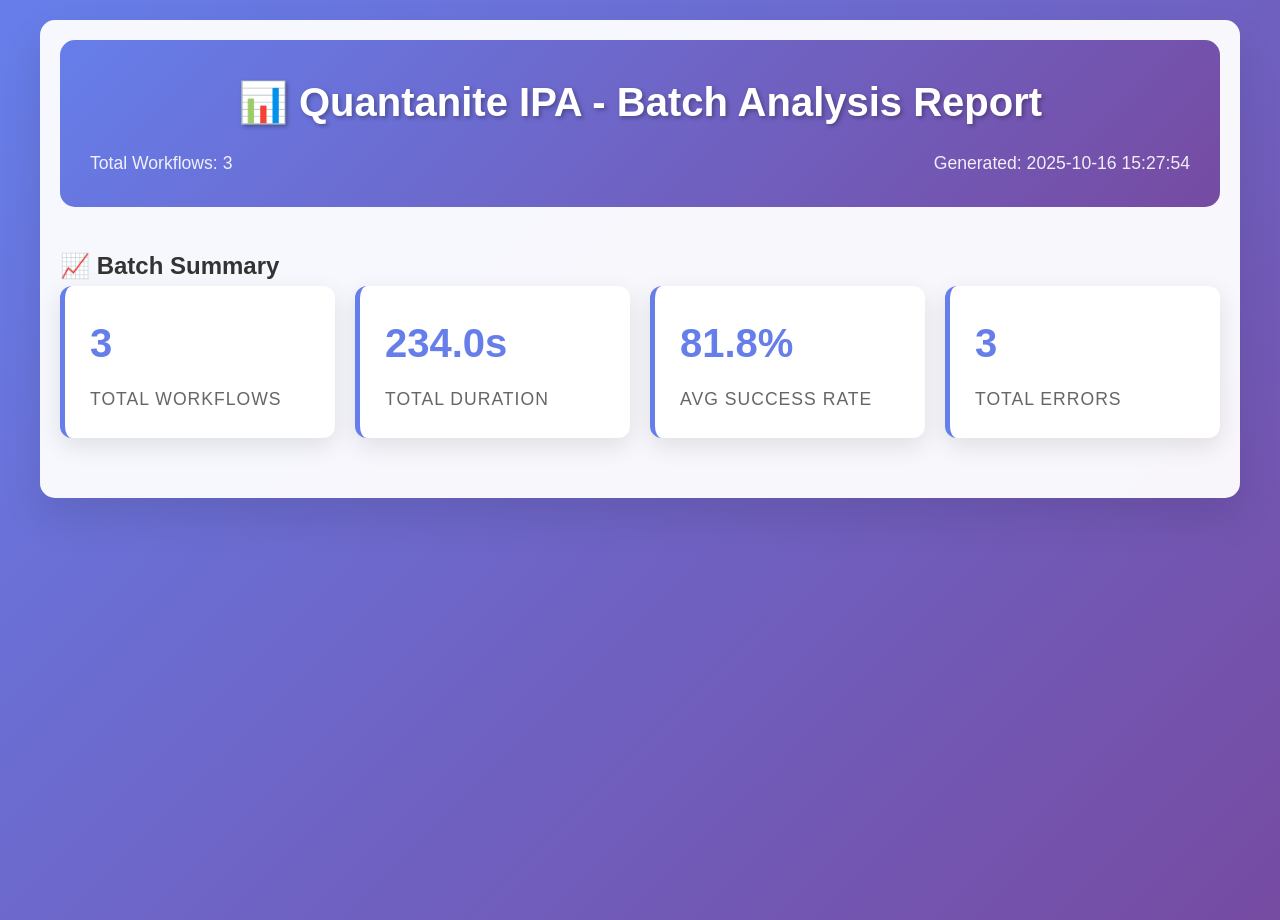
<file: reports/html/batch_report_20251016_152754.html>
<!DOCTYPE html>
<html>
<head>
    <title>Quantanite IPA - Batch Report</title>
    <style>
        * {
            margin: 0;
            padding: 0;
            box-sizing: border-box;
        }
        
        body {
            font-family: 'Segoe UI', Tahoma, Geneva, Verdana, sans-serif;
            line-height: 1.6;
            color: #333;
            background: linear-gradient(135deg, #667eea 0%, #764ba2 100%);
            min-height: 100vh;
        }
        
        .container {
            max-width: 1200px;
            margin: 0 auto;
            padding: 20px;
            background: rgba(255, 255, 255, 0.95);
            border-radius: 15px;
            box-shadow: 0 20px 40px rgba(0, 0, 0, 0.1);
            margin-top: 20px;
            margin-bottom: 20px;
        }
        
        .report-header {
            text-align: center;
            margin-bottom: 40px;
            padding: 30px;
            background: linear-gradient(135deg, #667eea 0%, #764ba2 100%);
            color: white;
            border-radius: 15px;
        }
        
        .report-header h1 {
            font-size: 2.5em;
            margin-bottom: 15px;
            text-shadow: 2px 2px 4px rgba(0, 0, 0, 0.3);
        }
        
        .report-meta {
            display: flex;
            justify-content: space-between;
            align-items: center;
            font-size: 1.1em;
            opacity: 0.9;
        }
        
        .metrics-grid {
            display: grid;
            grid-template-columns: repeat(auto-fit, minmax(250px, 1fr));
            gap: 20px;
            margin-bottom: 40px;
        }
        
        .metric-card {
            background: white;
            padding: 25px;
            border-radius: 12px;
            box-shadow: 0 8px 25px rgba(0, 0, 0, 0.1);
            border-left: 5px solid #667eea;
            transition: transform 0.3s ease;
        }
        
        .metric-card:hover {
            transform: translateY(-5px);
        }
        
        .metric-value {
            font-size: 2.5em;
            font-weight: bold;
            color: #667eea;
            margin-bottom: 10px;
        }
        
        .metric-label {
            font-size: 1.1em;
            color: #666;
            text-transform: uppercase;
            letter-spacing: 1px;
        }
        
        .chart-container {
            background: white;
            padding: 30px;
            border-radius: 12px;
            box-shadow: 0 8px 25px rgba(0, 0, 0, 0.1);
            margin-bottom: 30px;
        }
        
        .chart-title {
            font-size: 1.5em;
            margin-bottom: 20px;
            color: #333;
            text-align: center;
        }
        
        .execution-log {
            background: white;
            border-radius: 12px;
            box-shadow: 0 8px 25px rgba(0, 0, 0, 0.1);
            overflow: hidden;
        }
        
        .log-header {
            background: #667eea;
            color: white;
            padding: 20px;
            font-size: 1.3em;
            font-weight: bold;
        }
        
        .log-entry {
            padding: 15px 20px;
            border-bottom: 1px solid #eee;
            display: flex;
            align-items: center;
            gap: 15px;
        }
        
        .log-entry:last-child {
            border-bottom: none;
        }
        
        .log-step {
            background: #667eea;
            color: white;
            padding: 5px 12px;
            border-radius: 20px;
            font-weight: bold;
            min-width: 40px;
            text-align: center;
        }
        
        .log-status {
            padding: 4px 12px;
            border-radius: 15px;
            font-size: 0.9em;
            font-weight: bold;
            text-transform: uppercase;
        }
        
        .status-success {
            background: #d4edda;
            color: #155724;
        }
        
        .status-error {
            background: #f8d7da;
            color: #721c24;
        }
        
        .status-warning {
            background: #fff3cd;
            color: #856404;
        }
        
        .status-info {
            background: #d1ecf1;
            color: #0c5460;
        }
        
        .log-action {
            flex: 1;
            font-weight: 500;
        }
        
        .log-description {
            color: #666;
            font-style: italic;
        }
        
        .error-analysis {
            background: #f8f9fa;
            border-radius: 12px;
            padding: 25px;
            margin-top: 20px;
        }
        
        .error-item {
            background: white;
            padding: 15px;
            border-radius: 8px;
            margin-bottom: 10px;
            border-left: 4px solid #dc3545;
        }
        
        .report-footer {
            text-align: center;
            margin-top: 40px;
            padding: 20px;
            color: #666;
            border-top: 1px solid #eee;
        }
        
        @media (max-width: 768px) {
            .container {
                margin: 10px;
                padding: 15px;
            }
            
            .report-header h1 {
                font-size: 2em;
            }
            
            .report-meta {
                flex-direction: column;
                gap: 10px;
            }
            
            .metrics-grid {
                grid-template-columns: 1fr;
            }
        }
        </style>
</head>
<body>
    <div class="container">
        <header class="report-header">
            <h1>📊 Quantanite IPA - Batch Analysis Report</h1>
            <div class="report-meta">
                <span>Total Workflows: 3</span>
                <span>Generated: 2025-10-16 15:27:54</span>
            </div>
        </header>
        
        <div class="report-content">
            <section class="execution-summary">
                <h2>📈 Batch Summary</h2>
                <div class="metrics-grid">
                    <div class="metric-card">
                        <div class="metric-value">3</div>
                        <div class="metric-label">Total Workflows</div>
                    </div>
                    <div class="metric-card">
                        <div class="metric-value">234.0s</div>
                        <div class="metric-label">Total Duration</div>
                    </div>
                    <div class="metric-card">
                        <div class="metric-value">81.8%</div>
                        <div class="metric-label">Avg Success Rate</div>
                    </div>
                    <div class="metric-card">
                        <div class="metric-value">3</div>
                        <div class="metric-label">Total Errors</div>
                    </div>
                </div>
            </section>
        </div>
    </div>
</body>
</html>
</file>
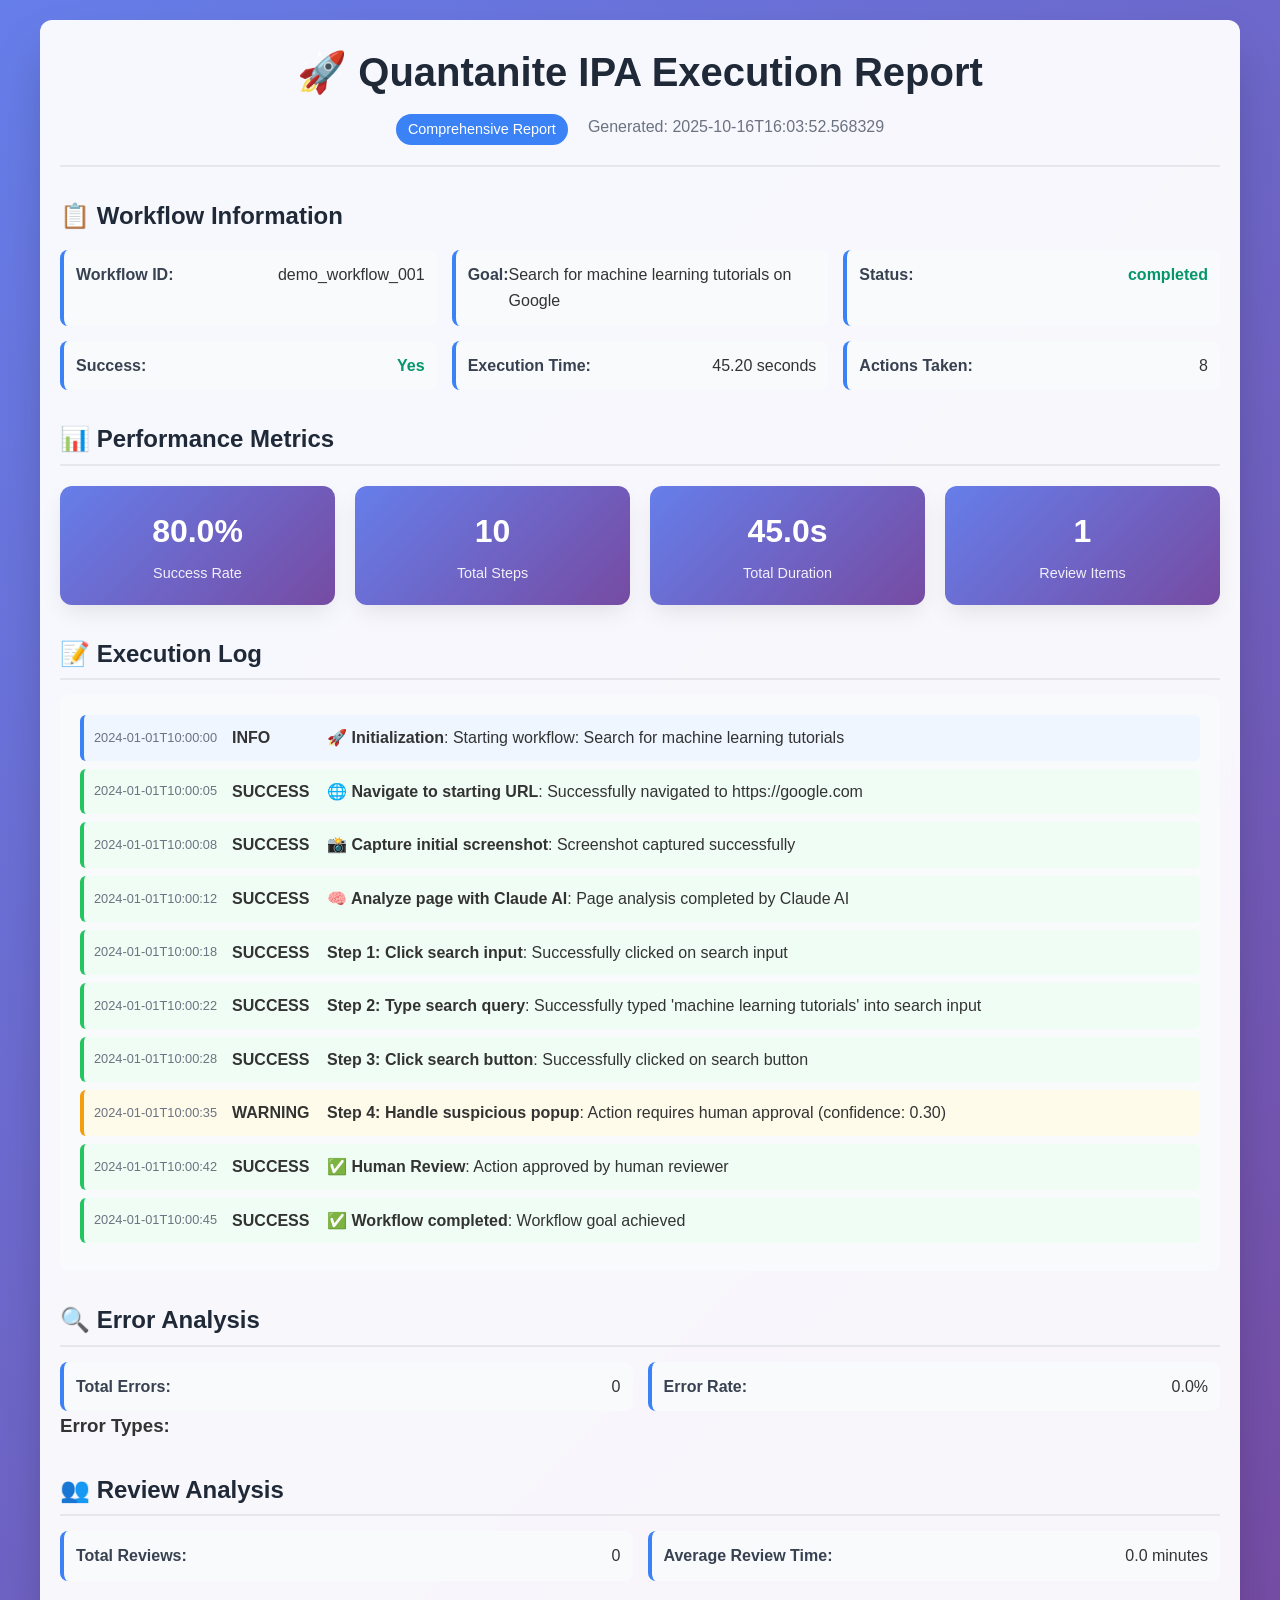
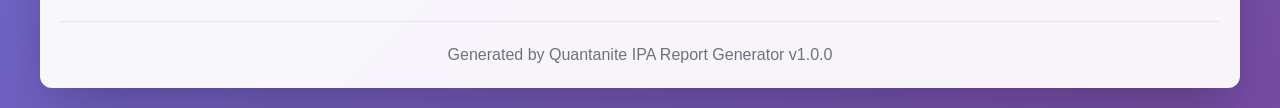
<file: reports/html/report_demo_workflow_001_comprehensive_20251016_160352.html>
<!DOCTYPE html>
<html lang="en">
<head>
    <meta charset="UTF-8">
    <meta name="viewport" content="width=device-width, initial-scale=1.0">
    <title>Quantanite IPA - Comprehensive Report</title>
    <style>
        
        * {
            margin: 0;
            padding: 0;
            box-sizing: border-box;
        }
        
        body {
            font-family: 'Segoe UI', Tahoma, Geneva, Verdana, sans-serif;
            line-height: 1.6;
            color: #333;
            background: linear-gradient(135deg, #667eea 0%, #764ba2 100%);
            min-height: 100vh;
        }
        
        .container {
            max-width: 1200px;
            margin: 0 auto;
            padding: 20px;
            background: rgba(255, 255, 255, 0.95);
            backdrop-filter: blur(10px);
            border-radius: 12px;
            box-shadow: 0 25px 50px -12px rgba(0, 0, 0, 0.25);
            margin-top: 20px;
            margin-bottom: 20px;
        }
        
        .report-header {
            text-align: center;
            margin-bottom: 30px;
            padding-bottom: 20px;
            border-bottom: 2px solid #e5e7eb;
        }
        
        .report-header h1 {
            color: #1f2937;
            font-size: 2.5rem;
            margin-bottom: 10px;
        }
        
        .report-meta {
            display: flex;
            justify-content: center;
            gap: 20px;
            color: #6b7280;
        }
        
        .report-type {
            background: #3b82f6;
            color: white;
            padding: 4px 12px;
            border-radius: 20px;
            font-size: 0.9rem;
        }
        
        .workflow-info {
            margin-bottom: 30px;
        }
        
        .workflow-info h2 {
            color: #1f2937;
            margin-bottom: 15px;
            font-size: 1.5rem;
        }
        
        .info-grid {
            display: grid;
            grid-template-columns: repeat(auto-fit, minmax(300px, 1fr));
            gap: 15px;
        }
        
        .info-item {
            display: flex;
            justify-content: space-between;
            padding: 12px;
            background: #f9fafb;
            border-radius: 8px;
            border-left: 4px solid #3b82f6;
        }
        
        .info-item label {
            font-weight: 600;
            color: #374151;
        }
        
        .status.completed {
            color: #059669;
            font-weight: 600;
        }
        
        .status.failed {
            color: #dc2626;
            font-weight: 600;
        }
        
        .status.running {
            color: #d97706;
            font-weight: 600;
        }
        
        .success.yes {
            color: #059669;
            font-weight: 600;
        }
        
        .success.no {
            color: #dc2626;
            font-weight: 600;
        }
        
        .metrics-grid {
            display: grid;
            grid-template-columns: repeat(auto-fit, minmax(200px, 1fr));
            gap: 20px;
            margin: 20px 0;
        }
        
        .metric-card {
            background: linear-gradient(135deg, #667eea 0%, #764ba2 100%);
            color: white;
            padding: 20px;
            border-radius: 12px;
            text-align: center;
            box-shadow: 0 10px 25px -5px rgba(0, 0, 0, 0.1);
        }
        
        .metric-value {
            font-size: 2rem;
            font-weight: bold;
            margin-bottom: 5px;
        }
        
        .metric-label {
            font-size: 0.9rem;
            opacity: 0.9;
        }
        
        .section {
            margin-bottom: 30px;
        }
        
        .section h2 {
            color: #1f2937;
            margin-bottom: 15px;
            font-size: 1.5rem;
            border-bottom: 2px solid #e5e7eb;
            padding-bottom: 5px;
        }
        
        .execution-log {
            background: #f9fafb;
            border-radius: 8px;
            padding: 20px;
        }
        
        .log-entry {
            display: flex;
            align-items: center;
            padding: 10px;
            margin-bottom: 8px;
            border-radius: 6px;
            border-left: 4px solid #e5e7eb;
        }
        
        .log-entry.success {
            background: #f0fdf4;
            border-left-color: #22c55e;
        }
        
        .log-entry.error {
            background: #fef2f2;
            border-left-color: #ef4444;
        }
        
        .log-entry.warning {
            background: #fffbeb;
            border-left-color: #f59e0b;
        }
        
        .log-entry.info {
            background: #eff6ff;
            border-left-color: #3b82f6;
        }
        
        .log-timestamp {
            font-size: 0.8rem;
            color: #6b7280;
            margin-right: 15px;
            min-width: 120px;
        }
        
        .log-status {
            font-weight: 600;
            margin-right: 15px;
            min-width: 80px;
        }
        
        .log-message {
            flex: 1;
        }
        
        .insights-list {
            list-style: none;
        }
        
        .insights-list li {
            padding: 10px;
            margin-bottom: 8px;
            background: #f9fafb;
            border-radius: 6px;
            border-left: 4px solid #3b82f6;
        }
        
        .report-footer {
            text-align: center;
            margin-top: 40px;
            padding-top: 20px;
            border-top: 1px solid #e5e7eb;
            color: #6b7280;
        }
        
        @media (max-width: 768px) {
            .container {
                margin: 10px;
                padding: 15px;
            }
            
            .info-grid {
                grid-template-columns: 1fr;
            }
            
            .metrics-grid {
                grid-template-columns: repeat(auto-fit, minmax(150px, 1fr));
            }
        }
        
    </style>
</head>
<body>
    <div class="container">
        <header class="report-header">
            <h1>🚀 Quantanite IPA Execution Report</h1>
            <div class="report-meta">
                <span class="report-type">Comprehensive Report</span>
                <span class="generated-at">Generated: 2025-10-16T16:03:52.568329</span>
            </div>
        </header>
        
        <div class="workflow-info">
            <h2>📋 Workflow Information</h2>
            <div class="info-grid">
                <div class="info-item">
                    <label>Workflow ID:</label>
                    <span>demo_workflow_001</span>
                </div>
                <div class="info-item">
                    <label>Goal:</label>
                    <span>Search for machine learning tutorials on Google</span>
                </div>
                <div class="info-item">
                    <label>Status:</label>
                    <span class="status completed">completed</span>
                </div>
                <div class="info-item">
                    <label>Success:</label>
                    <span class="success yes">Yes</span>
                </div>
                <div class="info-item">
                    <label>Execution Time:</label>
                    <span>45.20 seconds</span>
                </div>
                <div class="info-item">
                    <label>Actions Taken:</label>
                    <span>8</span>
                </div>
            </div>
        </div>
        
        
        <div class="section">
            <h2>📊 Performance Metrics</h2>
            <div class="metrics-grid">
                <div class="metric-card">
                    <div class="metric-value">80.0%</div>
                    <div class="metric-label">Success Rate</div>
                </div>
                <div class="metric-card">
                    <div class="metric-value">10</div>
                    <div class="metric-label">Total Steps</div>
                </div>
                <div class="metric-card">
                    <div class="metric-value">45.0s</div>
                    <div class="metric-label">Total Duration</div>
                </div>
                <div class="metric-card">
                    <div class="metric-value">1</div>
                    <div class="metric-label">Review Items</div>
                </div>
            </div>
        </div>
        

        <div class="section">
            <h2>📝 Execution Log</h2>
            <div class="execution-log">
                
            <div class="log-entry info">
                <div class="log-timestamp">2024-01-01T10:00:00</div>
                <div class="log-status">INFO</div>
                <div class="log-message">
                    <strong>🚀 Initialization</strong>: Starting workflow: Search for machine learning tutorials
                </div>
            </div>
            
            <div class="log-entry success">
                <div class="log-timestamp">2024-01-01T10:00:05</div>
                <div class="log-status">SUCCESS</div>
                <div class="log-message">
                    <strong>🌐 Navigate to starting URL</strong>: Successfully navigated to https://google.com
                </div>
            </div>
            
            <div class="log-entry success">
                <div class="log-timestamp">2024-01-01T10:00:08</div>
                <div class="log-status">SUCCESS</div>
                <div class="log-message">
                    <strong>📸 Capture initial screenshot</strong>: Screenshot captured successfully
                </div>
            </div>
            
            <div class="log-entry success">
                <div class="log-timestamp">2024-01-01T10:00:12</div>
                <div class="log-status">SUCCESS</div>
                <div class="log-message">
                    <strong>🧠 Analyze page with Claude AI</strong>: Page analysis completed by Claude AI
                </div>
            </div>
            
            <div class="log-entry success">
                <div class="log-timestamp">2024-01-01T10:00:18</div>
                <div class="log-status">SUCCESS</div>
                <div class="log-message">
                    <strong>Step 1: Click search input</strong>: Successfully clicked on search input
                </div>
            </div>
            
            <div class="log-entry success">
                <div class="log-timestamp">2024-01-01T10:00:22</div>
                <div class="log-status">SUCCESS</div>
                <div class="log-message">
                    <strong>Step 2: Type search query</strong>: Successfully typed 'machine learning tutorials' into search input
                </div>
            </div>
            
            <div class="log-entry success">
                <div class="log-timestamp">2024-01-01T10:00:28</div>
                <div class="log-status">SUCCESS</div>
                <div class="log-message">
                    <strong>Step 3: Click search button</strong>: Successfully clicked on search button
                </div>
            </div>
            
            <div class="log-entry warning">
                <div class="log-timestamp">2024-01-01T10:00:35</div>
                <div class="log-status">WARNING</div>
                <div class="log-message">
                    <strong>Step 4: Handle suspicious popup</strong>: Action requires human approval (confidence: 0.30)
                </div>
            </div>
            
            <div class="log-entry success">
                <div class="log-timestamp">2024-01-01T10:00:42</div>
                <div class="log-status">SUCCESS</div>
                <div class="log-message">
                    <strong>✅ Human Review</strong>: Action approved by human reviewer
                </div>
            </div>
            
            <div class="log-entry success">
                <div class="log-timestamp">2024-01-01T10:00:45</div>
                <div class="log-status">SUCCESS</div>
                <div class="log-message">
                    <strong>✅ Workflow completed</strong>: Workflow goal achieved
                </div>
            </div>
            
            </div>
        </div>
        

        <div class="section">
            <h2>🔍 Error Analysis</h2>
            <div class="info-grid">
                <div class="info-item">
                    <label>Total Errors:</label>
                    <span>0</span>
                </div>
                <div class="info-item">
                    <label>Error Rate:</label>
                    <span>0.0%</span>
                </div>
            </div>
            <h3>Error Types:</h3>
            <ul class="insights-list">
                
            </ul>
        </div>
        

        <div class="section">
            <h2>👥 Review Analysis</h2>
            <div class="info-grid">
                <div class="info-item">
                    <label>Total Reviews:</label>
                    <span>0</span>
                </div>
                <div class="info-item">
                    <label>Average Review Time:</label>
                    <span>0.0 minutes</span>
                </div>
            </div>
        </div>
        
        
        <footer class="report-footer">
            <p>Generated by Quantanite IPA Report Generator v1.0.0</p>
        </footer>
    </div>
</body>
</html>
</file>
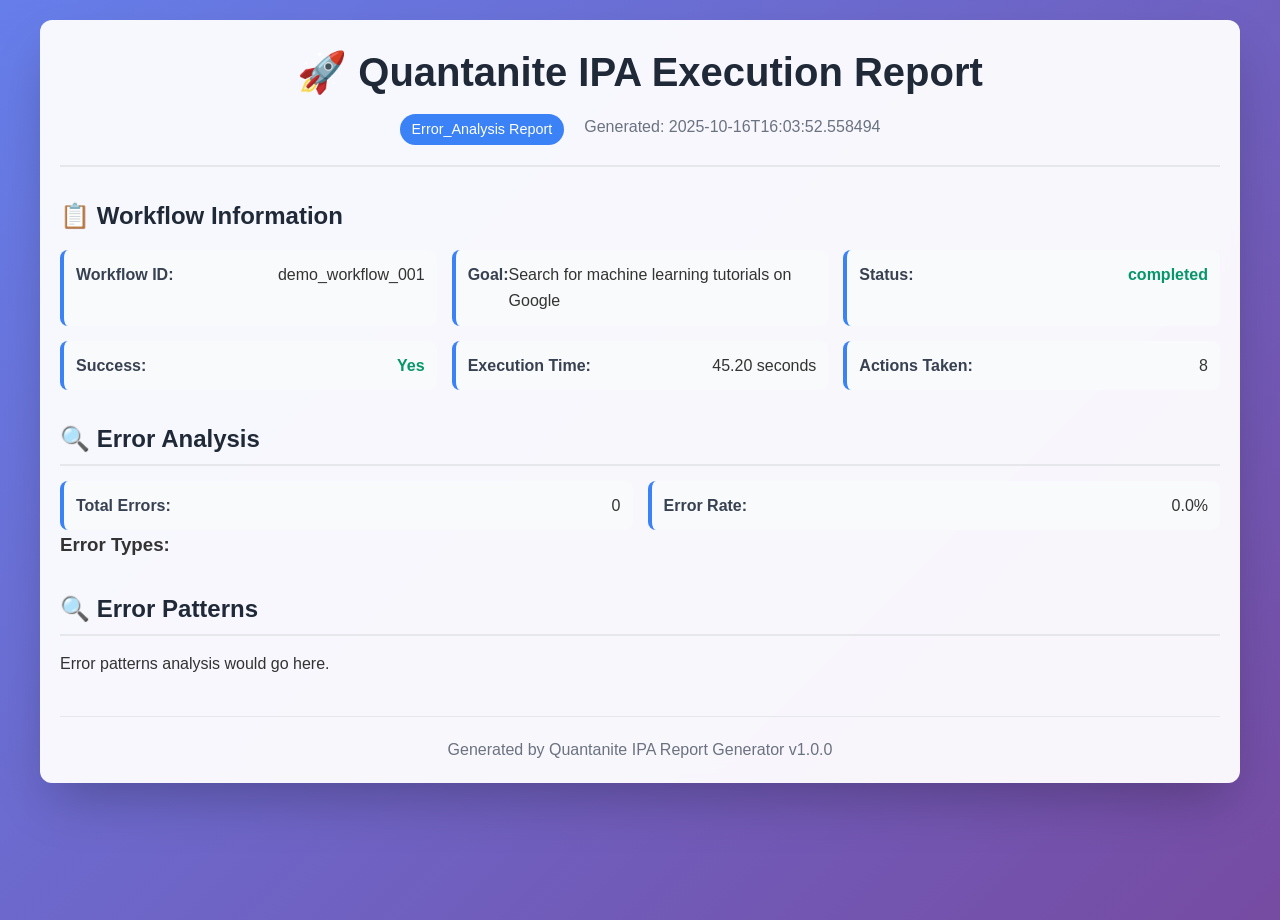
<file: reports/html/report_demo_workflow_001_error_analysis_20251016_160352.html>
<!DOCTYPE html>
<html lang="en">
<head>
    <meta charset="UTF-8">
    <meta name="viewport" content="width=device-width, initial-scale=1.0">
    <title>Quantanite IPA - Error_Analysis Report</title>
    <style>
        
        * {
            margin: 0;
            padding: 0;
            box-sizing: border-box;
        }
        
        body {
            font-family: 'Segoe UI', Tahoma, Geneva, Verdana, sans-serif;
            line-height: 1.6;
            color: #333;
            background: linear-gradient(135deg, #667eea 0%, #764ba2 100%);
            min-height: 100vh;
        }
        
        .container {
            max-width: 1200px;
            margin: 0 auto;
            padding: 20px;
            background: rgba(255, 255, 255, 0.95);
            backdrop-filter: blur(10px);
            border-radius: 12px;
            box-shadow: 0 25px 50px -12px rgba(0, 0, 0, 0.25);
            margin-top: 20px;
            margin-bottom: 20px;
        }
        
        .report-header {
            text-align: center;
            margin-bottom: 30px;
            padding-bottom: 20px;
            border-bottom: 2px solid #e5e7eb;
        }
        
        .report-header h1 {
            color: #1f2937;
            font-size: 2.5rem;
            margin-bottom: 10px;
        }
        
        .report-meta {
            display: flex;
            justify-content: center;
            gap: 20px;
            color: #6b7280;
        }
        
        .report-type {
            background: #3b82f6;
            color: white;
            padding: 4px 12px;
            border-radius: 20px;
            font-size: 0.9rem;
        }
        
        .workflow-info {
            margin-bottom: 30px;
        }
        
        .workflow-info h2 {
            color: #1f2937;
            margin-bottom: 15px;
            font-size: 1.5rem;
        }
        
        .info-grid {
            display: grid;
            grid-template-columns: repeat(auto-fit, minmax(300px, 1fr));
            gap: 15px;
        }
        
        .info-item {
            display: flex;
            justify-content: space-between;
            padding: 12px;
            background: #f9fafb;
            border-radius: 8px;
            border-left: 4px solid #3b82f6;
        }
        
        .info-item label {
            font-weight: 600;
            color: #374151;
        }
        
        .status.completed {
            color: #059669;
            font-weight: 600;
        }
        
        .status.failed {
            color: #dc2626;
            font-weight: 600;
        }
        
        .status.running {
            color: #d97706;
            font-weight: 600;
        }
        
        .success.yes {
            color: #059669;
            font-weight: 600;
        }
        
        .success.no {
            color: #dc2626;
            font-weight: 600;
        }
        
        .metrics-grid {
            display: grid;
            grid-template-columns: repeat(auto-fit, minmax(200px, 1fr));
            gap: 20px;
            margin: 20px 0;
        }
        
        .metric-card {
            background: linear-gradient(135deg, #667eea 0%, #764ba2 100%);
            color: white;
            padding: 20px;
            border-radius: 12px;
            text-align: center;
            box-shadow: 0 10px 25px -5px rgba(0, 0, 0, 0.1);
        }
        
        .metric-value {
            font-size: 2rem;
            font-weight: bold;
            margin-bottom: 5px;
        }
        
        .metric-label {
            font-size: 0.9rem;
            opacity: 0.9;
        }
        
        .section {
            margin-bottom: 30px;
        }
        
        .section h2 {
            color: #1f2937;
            margin-bottom: 15px;
            font-size: 1.5rem;
            border-bottom: 2px solid #e5e7eb;
            padding-bottom: 5px;
        }
        
        .execution-log {
            background: #f9fafb;
            border-radius: 8px;
            padding: 20px;
        }
        
        .log-entry {
            display: flex;
            align-items: center;
            padding: 10px;
            margin-bottom: 8px;
            border-radius: 6px;
            border-left: 4px solid #e5e7eb;
        }
        
        .log-entry.success {
            background: #f0fdf4;
            border-left-color: #22c55e;
        }
        
        .log-entry.error {
            background: #fef2f2;
            border-left-color: #ef4444;
        }
        
        .log-entry.warning {
            background: #fffbeb;
            border-left-color: #f59e0b;
        }
        
        .log-entry.info {
            background: #eff6ff;
            border-left-color: #3b82f6;
        }
        
        .log-timestamp {
            font-size: 0.8rem;
            color: #6b7280;
            margin-right: 15px;
            min-width: 120px;
        }
        
        .log-status {
            font-weight: 600;
            margin-right: 15px;
            min-width: 80px;
        }
        
        .log-message {
            flex: 1;
        }
        
        .insights-list {
            list-style: none;
        }
        
        .insights-list li {
            padding: 10px;
            margin-bottom: 8px;
            background: #f9fafb;
            border-radius: 6px;
            border-left: 4px solid #3b82f6;
        }
        
        .report-footer {
            text-align: center;
            margin-top: 40px;
            padding-top: 20px;
            border-top: 1px solid #e5e7eb;
            color: #6b7280;
        }
        
        @media (max-width: 768px) {
            .container {
                margin: 10px;
                padding: 15px;
            }
            
            .info-grid {
                grid-template-columns: 1fr;
            }
            
            .metrics-grid {
                grid-template-columns: repeat(auto-fit, minmax(150px, 1fr));
            }
        }
        
    </style>
</head>
<body>
    <div class="container">
        <header class="report-header">
            <h1>🚀 Quantanite IPA Execution Report</h1>
            <div class="report-meta">
                <span class="report-type">Error_Analysis Report</span>
                <span class="generated-at">Generated: 2025-10-16T16:03:52.558494</span>
            </div>
        </header>
        
        <div class="workflow-info">
            <h2>📋 Workflow Information</h2>
            <div class="info-grid">
                <div class="info-item">
                    <label>Workflow ID:</label>
                    <span>demo_workflow_001</span>
                </div>
                <div class="info-item">
                    <label>Goal:</label>
                    <span>Search for machine learning tutorials on Google</span>
                </div>
                <div class="info-item">
                    <label>Status:</label>
                    <span class="status completed">completed</span>
                </div>
                <div class="info-item">
                    <label>Success:</label>
                    <span class="success yes">Yes</span>
                </div>
                <div class="info-item">
                    <label>Execution Time:</label>
                    <span>45.20 seconds</span>
                </div>
                <div class="info-item">
                    <label>Actions Taken:</label>
                    <span>8</span>
                </div>
            </div>
        </div>
        
        
        <div class="section">
            <h2>🔍 Error Analysis</h2>
            <div class="info-grid">
                <div class="info-item">
                    <label>Total Errors:</label>
                    <span>0</span>
                </div>
                <div class="info-item">
                    <label>Error Rate:</label>
                    <span>0.0%</span>
                </div>
            </div>
            <h3>Error Types:</h3>
            <ul class="insights-list">
                
            </ul>
        </div>
        
<div class="section"><h2>🔍 Error Patterns</h2><p>Error patterns analysis would go here.</p></div>
        
        <footer class="report-footer">
            <p>Generated by Quantanite IPA Report Generator v1.0.0</p>
        </footer>
    </div>
</body>
</html>
</file>
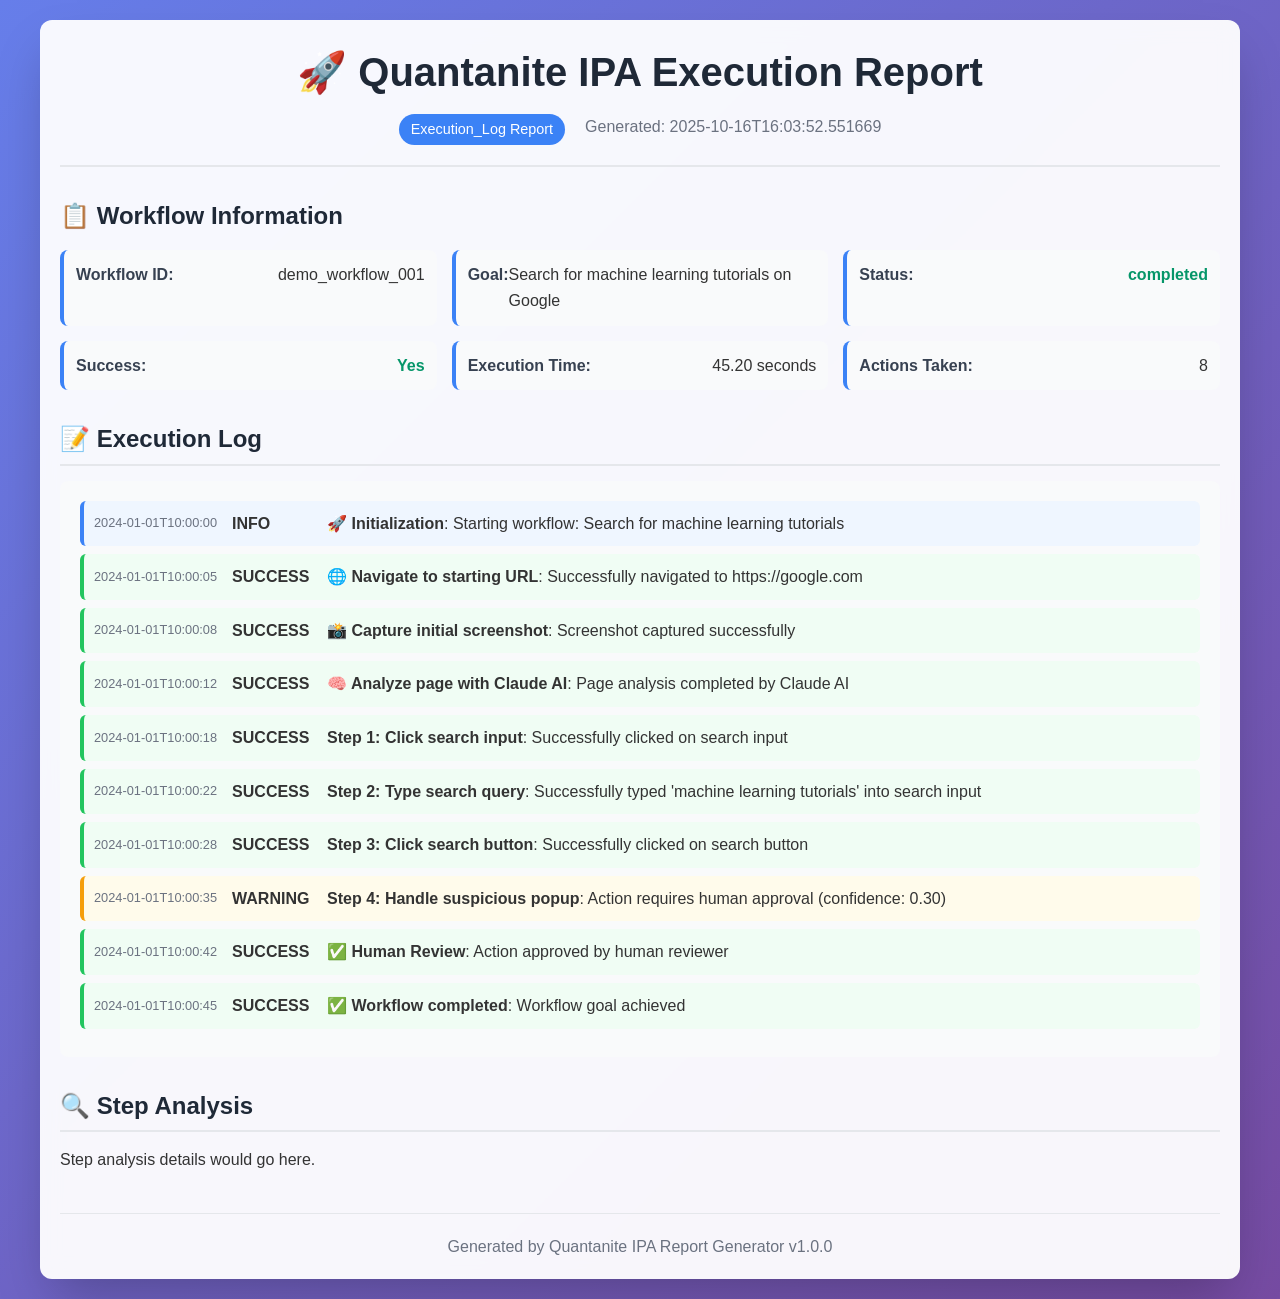
<file: reports/html/report_demo_workflow_001_execution_log_20251016_160352.html>
<!DOCTYPE html>
<html lang="en">
<head>
    <meta charset="UTF-8">
    <meta name="viewport" content="width=device-width, initial-scale=1.0">
    <title>Quantanite IPA - Execution_Log Report</title>
    <style>
        
        * {
            margin: 0;
            padding: 0;
            box-sizing: border-box;
        }
        
        body {
            font-family: 'Segoe UI', Tahoma, Geneva, Verdana, sans-serif;
            line-height: 1.6;
            color: #333;
            background: linear-gradient(135deg, #667eea 0%, #764ba2 100%);
            min-height: 100vh;
        }
        
        .container {
            max-width: 1200px;
            margin: 0 auto;
            padding: 20px;
            background: rgba(255, 255, 255, 0.95);
            backdrop-filter: blur(10px);
            border-radius: 12px;
            box-shadow: 0 25px 50px -12px rgba(0, 0, 0, 0.25);
            margin-top: 20px;
            margin-bottom: 20px;
        }
        
        .report-header {
            text-align: center;
            margin-bottom: 30px;
            padding-bottom: 20px;
            border-bottom: 2px solid #e5e7eb;
        }
        
        .report-header h1 {
            color: #1f2937;
            font-size: 2.5rem;
            margin-bottom: 10px;
        }
        
        .report-meta {
            display: flex;
            justify-content: center;
            gap: 20px;
            color: #6b7280;
        }
        
        .report-type {
            background: #3b82f6;
            color: white;
            padding: 4px 12px;
            border-radius: 20px;
            font-size: 0.9rem;
        }
        
        .workflow-info {
            margin-bottom: 30px;
        }
        
        .workflow-info h2 {
            color: #1f2937;
            margin-bottom: 15px;
            font-size: 1.5rem;
        }
        
        .info-grid {
            display: grid;
            grid-template-columns: repeat(auto-fit, minmax(300px, 1fr));
            gap: 15px;
        }
        
        .info-item {
            display: flex;
            justify-content: space-between;
            padding: 12px;
            background: #f9fafb;
            border-radius: 8px;
            border-left: 4px solid #3b82f6;
        }
        
        .info-item label {
            font-weight: 600;
            color: #374151;
        }
        
        .status.completed {
            color: #059669;
            font-weight: 600;
        }
        
        .status.failed {
            color: #dc2626;
            font-weight: 600;
        }
        
        .status.running {
            color: #d97706;
            font-weight: 600;
        }
        
        .success.yes {
            color: #059669;
            font-weight: 600;
        }
        
        .success.no {
            color: #dc2626;
            font-weight: 600;
        }
        
        .metrics-grid {
            display: grid;
            grid-template-columns: repeat(auto-fit, minmax(200px, 1fr));
            gap: 20px;
            margin: 20px 0;
        }
        
        .metric-card {
            background: linear-gradient(135deg, #667eea 0%, #764ba2 100%);
            color: white;
            padding: 20px;
            border-radius: 12px;
            text-align: center;
            box-shadow: 0 10px 25px -5px rgba(0, 0, 0, 0.1);
        }
        
        .metric-value {
            font-size: 2rem;
            font-weight: bold;
            margin-bottom: 5px;
        }
        
        .metric-label {
            font-size: 0.9rem;
            opacity: 0.9;
        }
        
        .section {
            margin-bottom: 30px;
        }
        
        .section h2 {
            color: #1f2937;
            margin-bottom: 15px;
            font-size: 1.5rem;
            border-bottom: 2px solid #e5e7eb;
            padding-bottom: 5px;
        }
        
        .execution-log {
            background: #f9fafb;
            border-radius: 8px;
            padding: 20px;
        }
        
        .log-entry {
            display: flex;
            align-items: center;
            padding: 10px;
            margin-bottom: 8px;
            border-radius: 6px;
            border-left: 4px solid #e5e7eb;
        }
        
        .log-entry.success {
            background: #f0fdf4;
            border-left-color: #22c55e;
        }
        
        .log-entry.error {
            background: #fef2f2;
            border-left-color: #ef4444;
        }
        
        .log-entry.warning {
            background: #fffbeb;
            border-left-color: #f59e0b;
        }
        
        .log-entry.info {
            background: #eff6ff;
            border-left-color: #3b82f6;
        }
        
        .log-timestamp {
            font-size: 0.8rem;
            color: #6b7280;
            margin-right: 15px;
            min-width: 120px;
        }
        
        .log-status {
            font-weight: 600;
            margin-right: 15px;
            min-width: 80px;
        }
        
        .log-message {
            flex: 1;
        }
        
        .insights-list {
            list-style: none;
        }
        
        .insights-list li {
            padding: 10px;
            margin-bottom: 8px;
            background: #f9fafb;
            border-radius: 6px;
            border-left: 4px solid #3b82f6;
        }
        
        .report-footer {
            text-align: center;
            margin-top: 40px;
            padding-top: 20px;
            border-top: 1px solid #e5e7eb;
            color: #6b7280;
        }
        
        @media (max-width: 768px) {
            .container {
                margin: 10px;
                padding: 15px;
            }
            
            .info-grid {
                grid-template-columns: 1fr;
            }
            
            .metrics-grid {
                grid-template-columns: repeat(auto-fit, minmax(150px, 1fr));
            }
        }
        
    </style>
</head>
<body>
    <div class="container">
        <header class="report-header">
            <h1>🚀 Quantanite IPA Execution Report</h1>
            <div class="report-meta">
                <span class="report-type">Execution_Log Report</span>
                <span class="generated-at">Generated: 2025-10-16T16:03:52.551669</span>
            </div>
        </header>
        
        <div class="workflow-info">
            <h2>📋 Workflow Information</h2>
            <div class="info-grid">
                <div class="info-item">
                    <label>Workflow ID:</label>
                    <span>demo_workflow_001</span>
                </div>
                <div class="info-item">
                    <label>Goal:</label>
                    <span>Search for machine learning tutorials on Google</span>
                </div>
                <div class="info-item">
                    <label>Status:</label>
                    <span class="status completed">completed</span>
                </div>
                <div class="info-item">
                    <label>Success:</label>
                    <span class="success yes">Yes</span>
                </div>
                <div class="info-item">
                    <label>Execution Time:</label>
                    <span>45.20 seconds</span>
                </div>
                <div class="info-item">
                    <label>Actions Taken:</label>
                    <span>8</span>
                </div>
            </div>
        </div>
        
        
        <div class="section">
            <h2>📝 Execution Log</h2>
            <div class="execution-log">
                
            <div class="log-entry info">
                <div class="log-timestamp">2024-01-01T10:00:00</div>
                <div class="log-status">INFO</div>
                <div class="log-message">
                    <strong>🚀 Initialization</strong>: Starting workflow: Search for machine learning tutorials
                </div>
            </div>
            
            <div class="log-entry success">
                <div class="log-timestamp">2024-01-01T10:00:05</div>
                <div class="log-status">SUCCESS</div>
                <div class="log-message">
                    <strong>🌐 Navigate to starting URL</strong>: Successfully navigated to https://google.com
                </div>
            </div>
            
            <div class="log-entry success">
                <div class="log-timestamp">2024-01-01T10:00:08</div>
                <div class="log-status">SUCCESS</div>
                <div class="log-message">
                    <strong>📸 Capture initial screenshot</strong>: Screenshot captured successfully
                </div>
            </div>
            
            <div class="log-entry success">
                <div class="log-timestamp">2024-01-01T10:00:12</div>
                <div class="log-status">SUCCESS</div>
                <div class="log-message">
                    <strong>🧠 Analyze page with Claude AI</strong>: Page analysis completed by Claude AI
                </div>
            </div>
            
            <div class="log-entry success">
                <div class="log-timestamp">2024-01-01T10:00:18</div>
                <div class="log-status">SUCCESS</div>
                <div class="log-message">
                    <strong>Step 1: Click search input</strong>: Successfully clicked on search input
                </div>
            </div>
            
            <div class="log-entry success">
                <div class="log-timestamp">2024-01-01T10:00:22</div>
                <div class="log-status">SUCCESS</div>
                <div class="log-message">
                    <strong>Step 2: Type search query</strong>: Successfully typed 'machine learning tutorials' into search input
                </div>
            </div>
            
            <div class="log-entry success">
                <div class="log-timestamp">2024-01-01T10:00:28</div>
                <div class="log-status">SUCCESS</div>
                <div class="log-message">
                    <strong>Step 3: Click search button</strong>: Successfully clicked on search button
                </div>
            </div>
            
            <div class="log-entry warning">
                <div class="log-timestamp">2024-01-01T10:00:35</div>
                <div class="log-status">WARNING</div>
                <div class="log-message">
                    <strong>Step 4: Handle suspicious popup</strong>: Action requires human approval (confidence: 0.30)
                </div>
            </div>
            
            <div class="log-entry success">
                <div class="log-timestamp">2024-01-01T10:00:42</div>
                <div class="log-status">SUCCESS</div>
                <div class="log-message">
                    <strong>✅ Human Review</strong>: Action approved by human reviewer
                </div>
            </div>
            
            <div class="log-entry success">
                <div class="log-timestamp">2024-01-01T10:00:45</div>
                <div class="log-status">SUCCESS</div>
                <div class="log-message">
                    <strong>✅ Workflow completed</strong>: Workflow goal achieved
                </div>
            </div>
            
            </div>
        </div>
        
<div class="section"><h2>🔍 Step Analysis</h2><p>Step analysis details would go here.</p></div>
        
        <footer class="report-footer">
            <p>Generated by Quantanite IPA Report Generator v1.0.0</p>
        </footer>
    </div>
</body>
</html>
</file>
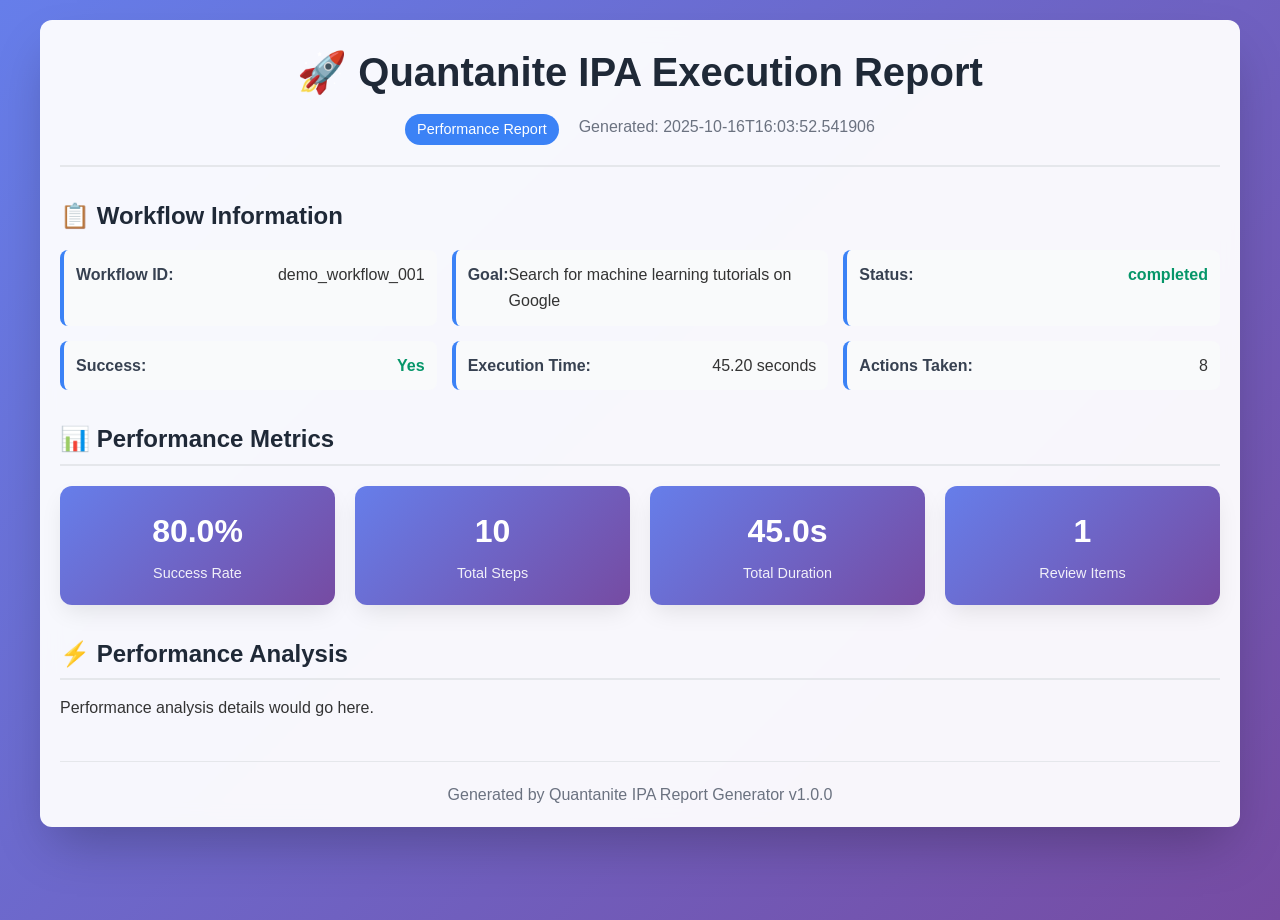
<file: reports/html/report_demo_workflow_001_performance_20251016_160352.html>
<!DOCTYPE html>
<html lang="en">
<head>
    <meta charset="UTF-8">
    <meta name="viewport" content="width=device-width, initial-scale=1.0">
    <title>Quantanite IPA - Performance Report</title>
    <style>
        
        * {
            margin: 0;
            padding: 0;
            box-sizing: border-box;
        }
        
        body {
            font-family: 'Segoe UI', Tahoma, Geneva, Verdana, sans-serif;
            line-height: 1.6;
            color: #333;
            background: linear-gradient(135deg, #667eea 0%, #764ba2 100%);
            min-height: 100vh;
        }
        
        .container {
            max-width: 1200px;
            margin: 0 auto;
            padding: 20px;
            background: rgba(255, 255, 255, 0.95);
            backdrop-filter: blur(10px);
            border-radius: 12px;
            box-shadow: 0 25px 50px -12px rgba(0, 0, 0, 0.25);
            margin-top: 20px;
            margin-bottom: 20px;
        }
        
        .report-header {
            text-align: center;
            margin-bottom: 30px;
            padding-bottom: 20px;
            border-bottom: 2px solid #e5e7eb;
        }
        
        .report-header h1 {
            color: #1f2937;
            font-size: 2.5rem;
            margin-bottom: 10px;
        }
        
        .report-meta {
            display: flex;
            justify-content: center;
            gap: 20px;
            color: #6b7280;
        }
        
        .report-type {
            background: #3b82f6;
            color: white;
            padding: 4px 12px;
            border-radius: 20px;
            font-size: 0.9rem;
        }
        
        .workflow-info {
            margin-bottom: 30px;
        }
        
        .workflow-info h2 {
            color: #1f2937;
            margin-bottom: 15px;
            font-size: 1.5rem;
        }
        
        .info-grid {
            display: grid;
            grid-template-columns: repeat(auto-fit, minmax(300px, 1fr));
            gap: 15px;
        }
        
        .info-item {
            display: flex;
            justify-content: space-between;
            padding: 12px;
            background: #f9fafb;
            border-radius: 8px;
            border-left: 4px solid #3b82f6;
        }
        
        .info-item label {
            font-weight: 600;
            color: #374151;
        }
        
        .status.completed {
            color: #059669;
            font-weight: 600;
        }
        
        .status.failed {
            color: #dc2626;
            font-weight: 600;
        }
        
        .status.running {
            color: #d97706;
            font-weight: 600;
        }
        
        .success.yes {
            color: #059669;
            font-weight: 600;
        }
        
        .success.no {
            color: #dc2626;
            font-weight: 600;
        }
        
        .metrics-grid {
            display: grid;
            grid-template-columns: repeat(auto-fit, minmax(200px, 1fr));
            gap: 20px;
            margin: 20px 0;
        }
        
        .metric-card {
            background: linear-gradient(135deg, #667eea 0%, #764ba2 100%);
            color: white;
            padding: 20px;
            border-radius: 12px;
            text-align: center;
            box-shadow: 0 10px 25px -5px rgba(0, 0, 0, 0.1);
        }
        
        .metric-value {
            font-size: 2rem;
            font-weight: bold;
            margin-bottom: 5px;
        }
        
        .metric-label {
            font-size: 0.9rem;
            opacity: 0.9;
        }
        
        .section {
            margin-bottom: 30px;
        }
        
        .section h2 {
            color: #1f2937;
            margin-bottom: 15px;
            font-size: 1.5rem;
            border-bottom: 2px solid #e5e7eb;
            padding-bottom: 5px;
        }
        
        .execution-log {
            background: #f9fafb;
            border-radius: 8px;
            padding: 20px;
        }
        
        .log-entry {
            display: flex;
            align-items: center;
            padding: 10px;
            margin-bottom: 8px;
            border-radius: 6px;
            border-left: 4px solid #e5e7eb;
        }
        
        .log-entry.success {
            background: #f0fdf4;
            border-left-color: #22c55e;
        }
        
        .log-entry.error {
            background: #fef2f2;
            border-left-color: #ef4444;
        }
        
        .log-entry.warning {
            background: #fffbeb;
            border-left-color: #f59e0b;
        }
        
        .log-entry.info {
            background: #eff6ff;
            border-left-color: #3b82f6;
        }
        
        .log-timestamp {
            font-size: 0.8rem;
            color: #6b7280;
            margin-right: 15px;
            min-width: 120px;
        }
        
        .log-status {
            font-weight: 600;
            margin-right: 15px;
            min-width: 80px;
        }
        
        .log-message {
            flex: 1;
        }
        
        .insights-list {
            list-style: none;
        }
        
        .insights-list li {
            padding: 10px;
            margin-bottom: 8px;
            background: #f9fafb;
            border-radius: 6px;
            border-left: 4px solid #3b82f6;
        }
        
        .report-footer {
            text-align: center;
            margin-top: 40px;
            padding-top: 20px;
            border-top: 1px solid #e5e7eb;
            color: #6b7280;
        }
        
        @media (max-width: 768px) {
            .container {
                margin: 10px;
                padding: 15px;
            }
            
            .info-grid {
                grid-template-columns: 1fr;
            }
            
            .metrics-grid {
                grid-template-columns: repeat(auto-fit, minmax(150px, 1fr));
            }
        }
        
    </style>
</head>
<body>
    <div class="container">
        <header class="report-header">
            <h1>🚀 Quantanite IPA Execution Report</h1>
            <div class="report-meta">
                <span class="report-type">Performance Report</span>
                <span class="generated-at">Generated: 2025-10-16T16:03:52.541906</span>
            </div>
        </header>
        
        <div class="workflow-info">
            <h2>📋 Workflow Information</h2>
            <div class="info-grid">
                <div class="info-item">
                    <label>Workflow ID:</label>
                    <span>demo_workflow_001</span>
                </div>
                <div class="info-item">
                    <label>Goal:</label>
                    <span>Search for machine learning tutorials on Google</span>
                </div>
                <div class="info-item">
                    <label>Status:</label>
                    <span class="status completed">completed</span>
                </div>
                <div class="info-item">
                    <label>Success:</label>
                    <span class="success yes">Yes</span>
                </div>
                <div class="info-item">
                    <label>Execution Time:</label>
                    <span>45.20 seconds</span>
                </div>
                <div class="info-item">
                    <label>Actions Taken:</label>
                    <span>8</span>
                </div>
            </div>
        </div>
        
        
        <div class="section">
            <h2>📊 Performance Metrics</h2>
            <div class="metrics-grid">
                <div class="metric-card">
                    <div class="metric-value">80.0%</div>
                    <div class="metric-label">Success Rate</div>
                </div>
                <div class="metric-card">
                    <div class="metric-value">10</div>
                    <div class="metric-label">Total Steps</div>
                </div>
                <div class="metric-card">
                    <div class="metric-value">45.0s</div>
                    <div class="metric-label">Total Duration</div>
                </div>
                <div class="metric-card">
                    <div class="metric-value">1</div>
                    <div class="metric-label">Review Items</div>
                </div>
            </div>
        </div>
        
<div class="section"><h2>⚡ Performance Analysis</h2><p>Performance analysis details would go here.</p></div>
        
        <footer class="report-footer">
            <p>Generated by Quantanite IPA Report Generator v1.0.0</p>
        </footer>
    </div>
</body>
</html>
</file>
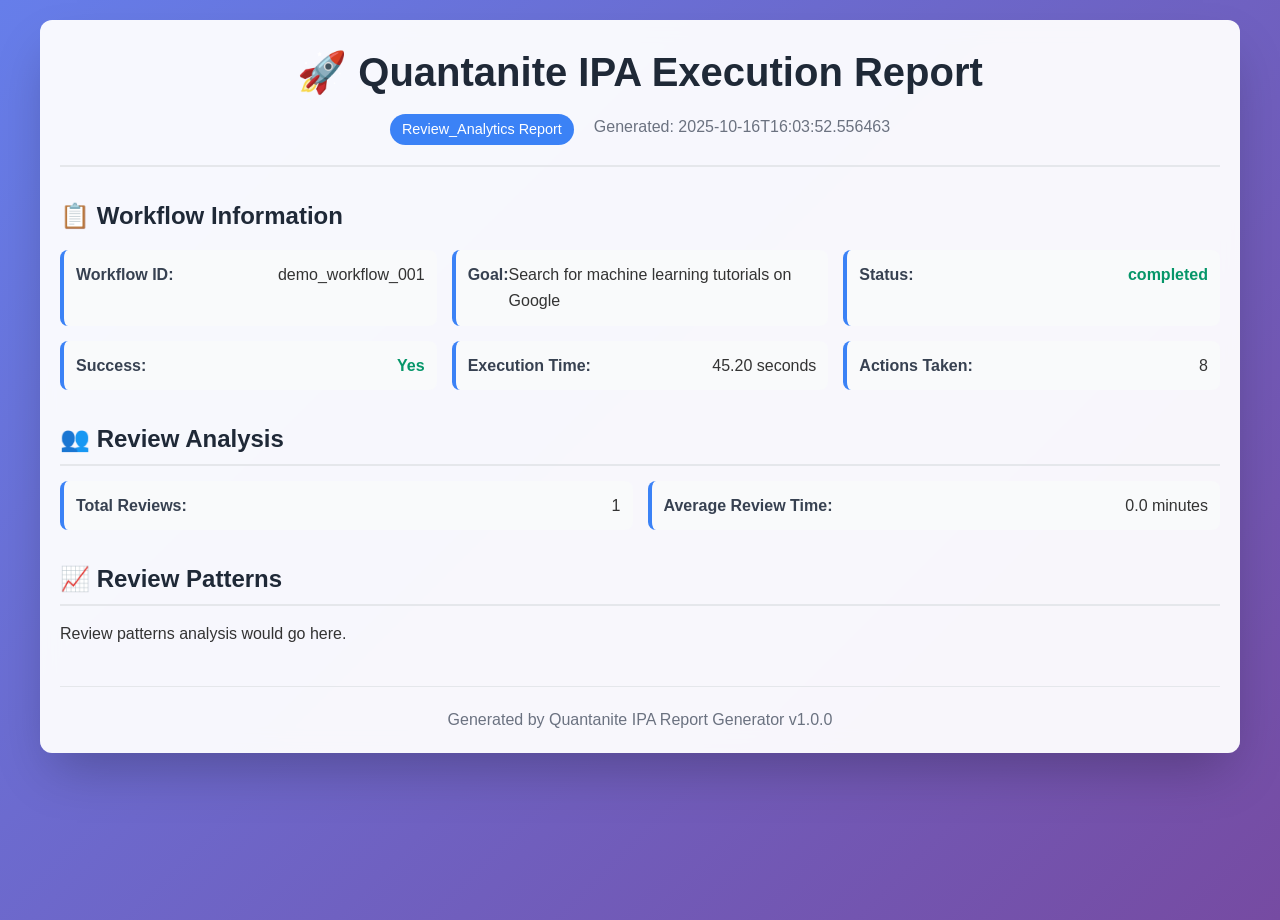
<file: reports/html/report_demo_workflow_001_review_analytics_20251016_160352.html>
<!DOCTYPE html>
<html lang="en">
<head>
    <meta charset="UTF-8">
    <meta name="viewport" content="width=device-width, initial-scale=1.0">
    <title>Quantanite IPA - Review_Analytics Report</title>
    <style>
        
        * {
            margin: 0;
            padding: 0;
            box-sizing: border-box;
        }
        
        body {
            font-family: 'Segoe UI', Tahoma, Geneva, Verdana, sans-serif;
            line-height: 1.6;
            color: #333;
            background: linear-gradient(135deg, #667eea 0%, #764ba2 100%);
            min-height: 100vh;
        }
        
        .container {
            max-width: 1200px;
            margin: 0 auto;
            padding: 20px;
            background: rgba(255, 255, 255, 0.95);
            backdrop-filter: blur(10px);
            border-radius: 12px;
            box-shadow: 0 25px 50px -12px rgba(0, 0, 0, 0.25);
            margin-top: 20px;
            margin-bottom: 20px;
        }
        
        .report-header {
            text-align: center;
            margin-bottom: 30px;
            padding-bottom: 20px;
            border-bottom: 2px solid #e5e7eb;
        }
        
        .report-header h1 {
            color: #1f2937;
            font-size: 2.5rem;
            margin-bottom: 10px;
        }
        
        .report-meta {
            display: flex;
            justify-content: center;
            gap: 20px;
            color: #6b7280;
        }
        
        .report-type {
            background: #3b82f6;
            color: white;
            padding: 4px 12px;
            border-radius: 20px;
            font-size: 0.9rem;
        }
        
        .workflow-info {
            margin-bottom: 30px;
        }
        
        .workflow-info h2 {
            color: #1f2937;
            margin-bottom: 15px;
            font-size: 1.5rem;
        }
        
        .info-grid {
            display: grid;
            grid-template-columns: repeat(auto-fit, minmax(300px, 1fr));
            gap: 15px;
        }
        
        .info-item {
            display: flex;
            justify-content: space-between;
            padding: 12px;
            background: #f9fafb;
            border-radius: 8px;
            border-left: 4px solid #3b82f6;
        }
        
        .info-item label {
            font-weight: 600;
            color: #374151;
        }
        
        .status.completed {
            color: #059669;
            font-weight: 600;
        }
        
        .status.failed {
            color: #dc2626;
            font-weight: 600;
        }
        
        .status.running {
            color: #d97706;
            font-weight: 600;
        }
        
        .success.yes {
            color: #059669;
            font-weight: 600;
        }
        
        .success.no {
            color: #dc2626;
            font-weight: 600;
        }
        
        .metrics-grid {
            display: grid;
            grid-template-columns: repeat(auto-fit, minmax(200px, 1fr));
            gap: 20px;
            margin: 20px 0;
        }
        
        .metric-card {
            background: linear-gradient(135deg, #667eea 0%, #764ba2 100%);
            color: white;
            padding: 20px;
            border-radius: 12px;
            text-align: center;
            box-shadow: 0 10px 25px -5px rgba(0, 0, 0, 0.1);
        }
        
        .metric-value {
            font-size: 2rem;
            font-weight: bold;
            margin-bottom: 5px;
        }
        
        .metric-label {
            font-size: 0.9rem;
            opacity: 0.9;
        }
        
        .section {
            margin-bottom: 30px;
        }
        
        .section h2 {
            color: #1f2937;
            margin-bottom: 15px;
            font-size: 1.5rem;
            border-bottom: 2px solid #e5e7eb;
            padding-bottom: 5px;
        }
        
        .execution-log {
            background: #f9fafb;
            border-radius: 8px;
            padding: 20px;
        }
        
        .log-entry {
            display: flex;
            align-items: center;
            padding: 10px;
            margin-bottom: 8px;
            border-radius: 6px;
            border-left: 4px solid #e5e7eb;
        }
        
        .log-entry.success {
            background: #f0fdf4;
            border-left-color: #22c55e;
        }
        
        .log-entry.error {
            background: #fef2f2;
            border-left-color: #ef4444;
        }
        
        .log-entry.warning {
            background: #fffbeb;
            border-left-color: #f59e0b;
        }
        
        .log-entry.info {
            background: #eff6ff;
            border-left-color: #3b82f6;
        }
        
        .log-timestamp {
            font-size: 0.8rem;
            color: #6b7280;
            margin-right: 15px;
            min-width: 120px;
        }
        
        .log-status {
            font-weight: 600;
            margin-right: 15px;
            min-width: 80px;
        }
        
        .log-message {
            flex: 1;
        }
        
        .insights-list {
            list-style: none;
        }
        
        .insights-list li {
            padding: 10px;
            margin-bottom: 8px;
            background: #f9fafb;
            border-radius: 6px;
            border-left: 4px solid #3b82f6;
        }
        
        .report-footer {
            text-align: center;
            margin-top: 40px;
            padding-top: 20px;
            border-top: 1px solid #e5e7eb;
            color: #6b7280;
        }
        
        @media (max-width: 768px) {
            .container {
                margin: 10px;
                padding: 15px;
            }
            
            .info-grid {
                grid-template-columns: 1fr;
            }
            
            .metrics-grid {
                grid-template-columns: repeat(auto-fit, minmax(150px, 1fr));
            }
        }
        
    </style>
</head>
<body>
    <div class="container">
        <header class="report-header">
            <h1>🚀 Quantanite IPA Execution Report</h1>
            <div class="report-meta">
                <span class="report-type">Review_Analytics Report</span>
                <span class="generated-at">Generated: 2025-10-16T16:03:52.556463</span>
            </div>
        </header>
        
        <div class="workflow-info">
            <h2>📋 Workflow Information</h2>
            <div class="info-grid">
                <div class="info-item">
                    <label>Workflow ID:</label>
                    <span>demo_workflow_001</span>
                </div>
                <div class="info-item">
                    <label>Goal:</label>
                    <span>Search for machine learning tutorials on Google</span>
                </div>
                <div class="info-item">
                    <label>Status:</label>
                    <span class="status completed">completed</span>
                </div>
                <div class="info-item">
                    <label>Success:</label>
                    <span class="success yes">Yes</span>
                </div>
                <div class="info-item">
                    <label>Execution Time:</label>
                    <span>45.20 seconds</span>
                </div>
                <div class="info-item">
                    <label>Actions Taken:</label>
                    <span>8</span>
                </div>
            </div>
        </div>
        
        
        <div class="section">
            <h2>👥 Review Analysis</h2>
            <div class="info-grid">
                <div class="info-item">
                    <label>Total Reviews:</label>
                    <span>1</span>
                </div>
                <div class="info-item">
                    <label>Average Review Time:</label>
                    <span>0.0 minutes</span>
                </div>
            </div>
        </div>
        
<div class="section"><h2>📈 Review Patterns</h2><p>Review patterns analysis would go here.</p></div>
        
        <footer class="report-footer">
            <p>Generated by Quantanite IPA Report Generator v1.0.0</p>
        </footer>
    </div>
</body>
</html>
</file>
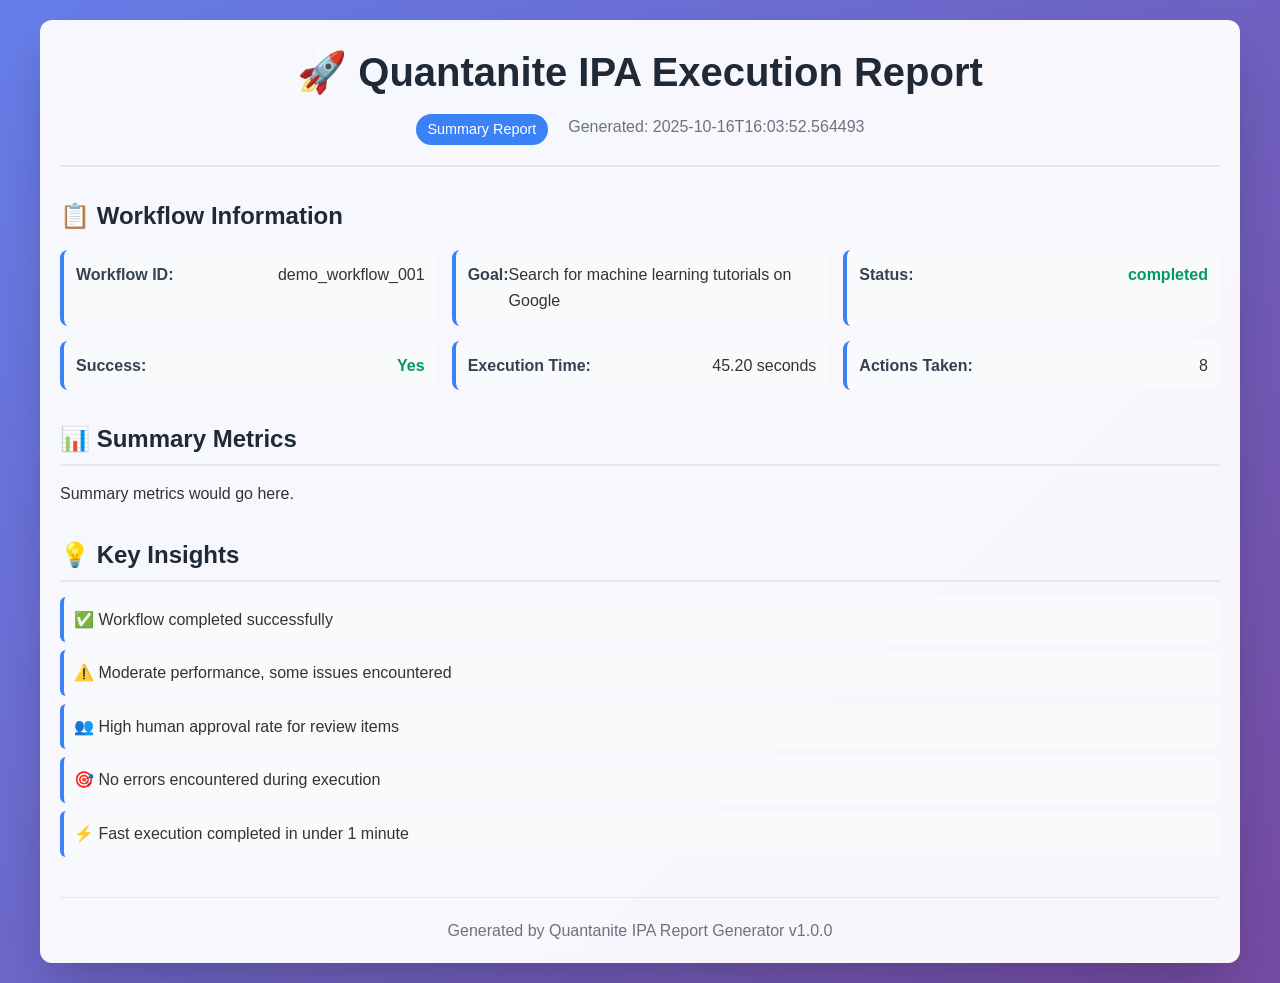
<file: reports/html/report_demo_workflow_001_summary_20251016_160352.html>
<!DOCTYPE html>
<html lang="en">
<head>
    <meta charset="UTF-8">
    <meta name="viewport" content="width=device-width, initial-scale=1.0">
    <title>Quantanite IPA - Summary Report</title>
    <style>
        
        * {
            margin: 0;
            padding: 0;
            box-sizing: border-box;
        }
        
        body {
            font-family: 'Segoe UI', Tahoma, Geneva, Verdana, sans-serif;
            line-height: 1.6;
            color: #333;
            background: linear-gradient(135deg, #667eea 0%, #764ba2 100%);
            min-height: 100vh;
        }
        
        .container {
            max-width: 1200px;
            margin: 0 auto;
            padding: 20px;
            background: rgba(255, 255, 255, 0.95);
            backdrop-filter: blur(10px);
            border-radius: 12px;
            box-shadow: 0 25px 50px -12px rgba(0, 0, 0, 0.25);
            margin-top: 20px;
            margin-bottom: 20px;
        }
        
        .report-header {
            text-align: center;
            margin-bottom: 30px;
            padding-bottom: 20px;
            border-bottom: 2px solid #e5e7eb;
        }
        
        .report-header h1 {
            color: #1f2937;
            font-size: 2.5rem;
            margin-bottom: 10px;
        }
        
        .report-meta {
            display: flex;
            justify-content: center;
            gap: 20px;
            color: #6b7280;
        }
        
        .report-type {
            background: #3b82f6;
            color: white;
            padding: 4px 12px;
            border-radius: 20px;
            font-size: 0.9rem;
        }
        
        .workflow-info {
            margin-bottom: 30px;
        }
        
        .workflow-info h2 {
            color: #1f2937;
            margin-bottom: 15px;
            font-size: 1.5rem;
        }
        
        .info-grid {
            display: grid;
            grid-template-columns: repeat(auto-fit, minmax(300px, 1fr));
            gap: 15px;
        }
        
        .info-item {
            display: flex;
            justify-content: space-between;
            padding: 12px;
            background: #f9fafb;
            border-radius: 8px;
            border-left: 4px solid #3b82f6;
        }
        
        .info-item label {
            font-weight: 600;
            color: #374151;
        }
        
        .status.completed {
            color: #059669;
            font-weight: 600;
        }
        
        .status.failed {
            color: #dc2626;
            font-weight: 600;
        }
        
        .status.running {
            color: #d97706;
            font-weight: 600;
        }
        
        .success.yes {
            color: #059669;
            font-weight: 600;
        }
        
        .success.no {
            color: #dc2626;
            font-weight: 600;
        }
        
        .metrics-grid {
            display: grid;
            grid-template-columns: repeat(auto-fit, minmax(200px, 1fr));
            gap: 20px;
            margin: 20px 0;
        }
        
        .metric-card {
            background: linear-gradient(135deg, #667eea 0%, #764ba2 100%);
            color: white;
            padding: 20px;
            border-radius: 12px;
            text-align: center;
            box-shadow: 0 10px 25px -5px rgba(0, 0, 0, 0.1);
        }
        
        .metric-value {
            font-size: 2rem;
            font-weight: bold;
            margin-bottom: 5px;
        }
        
        .metric-label {
            font-size: 0.9rem;
            opacity: 0.9;
        }
        
        .section {
            margin-bottom: 30px;
        }
        
        .section h2 {
            color: #1f2937;
            margin-bottom: 15px;
            font-size: 1.5rem;
            border-bottom: 2px solid #e5e7eb;
            padding-bottom: 5px;
        }
        
        .execution-log {
            background: #f9fafb;
            border-radius: 8px;
            padding: 20px;
        }
        
        .log-entry {
            display: flex;
            align-items: center;
            padding: 10px;
            margin-bottom: 8px;
            border-radius: 6px;
            border-left: 4px solid #e5e7eb;
        }
        
        .log-entry.success {
            background: #f0fdf4;
            border-left-color: #22c55e;
        }
        
        .log-entry.error {
            background: #fef2f2;
            border-left-color: #ef4444;
        }
        
        .log-entry.warning {
            background: #fffbeb;
            border-left-color: #f59e0b;
        }
        
        .log-entry.info {
            background: #eff6ff;
            border-left-color: #3b82f6;
        }
        
        .log-timestamp {
            font-size: 0.8rem;
            color: #6b7280;
            margin-right: 15px;
            min-width: 120px;
        }
        
        .log-status {
            font-weight: 600;
            margin-right: 15px;
            min-width: 80px;
        }
        
        .log-message {
            flex: 1;
        }
        
        .insights-list {
            list-style: none;
        }
        
        .insights-list li {
            padding: 10px;
            margin-bottom: 8px;
            background: #f9fafb;
            border-radius: 6px;
            border-left: 4px solid #3b82f6;
        }
        
        .report-footer {
            text-align: center;
            margin-top: 40px;
            padding-top: 20px;
            border-top: 1px solid #e5e7eb;
            color: #6b7280;
        }
        
        @media (max-width: 768px) {
            .container {
                margin: 10px;
                padding: 15px;
            }
            
            .info-grid {
                grid-template-columns: 1fr;
            }
            
            .metrics-grid {
                grid-template-columns: repeat(auto-fit, minmax(150px, 1fr));
            }
        }
        
    </style>
</head>
<body>
    <div class="container">
        <header class="report-header">
            <h1>🚀 Quantanite IPA Execution Report</h1>
            <div class="report-meta">
                <span class="report-type">Summary Report</span>
                <span class="generated-at">Generated: 2025-10-16T16:03:52.564493</span>
            </div>
        </header>
        
        <div class="workflow-info">
            <h2>📋 Workflow Information</h2>
            <div class="info-grid">
                <div class="info-item">
                    <label>Workflow ID:</label>
                    <span>demo_workflow_001</span>
                </div>
                <div class="info-item">
                    <label>Goal:</label>
                    <span>Search for machine learning tutorials on Google</span>
                </div>
                <div class="info-item">
                    <label>Status:</label>
                    <span class="status completed">completed</span>
                </div>
                <div class="info-item">
                    <label>Success:</label>
                    <span class="success yes">Yes</span>
                </div>
                <div class="info-item">
                    <label>Execution Time:</label>
                    <span>45.20 seconds</span>
                </div>
                <div class="info-item">
                    <label>Actions Taken:</label>
                    <span>8</span>
                </div>
            </div>
        </div>
        
        <div class="section"><h2>📊 Summary Metrics</h2><p>Summary metrics would go here.</p></div>

        <div class="section">
            <h2>💡 Key Insights</h2>
            <ul class="insights-list">
                <li>✅ Workflow completed successfully</li><li>⚠️ Moderate performance, some issues encountered</li><li>👥 High human approval rate for review items</li><li>🎯 No errors encountered during execution</li><li>⚡ Fast execution completed in under 1 minute</li>
            </ul>
        </div>
        
        
        <footer class="report-footer">
            <p>Generated by Quantanite IPA Report Generator v1.0.0</p>
        </footer>
    </div>
</body>
</html>
</file>
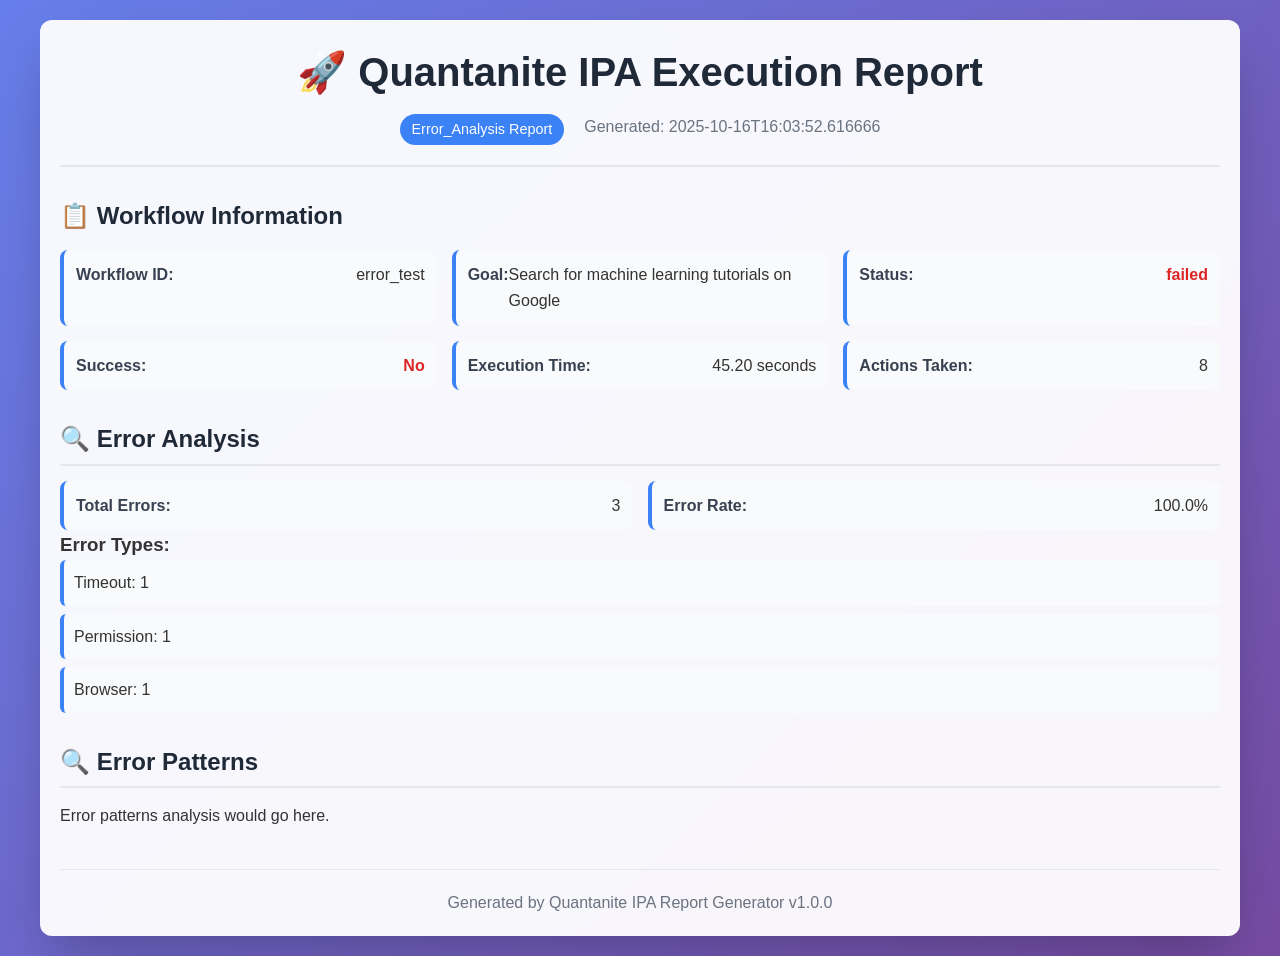
<file: reports/html/report_error_test_error_analysis_20251016_160352.html>
<!DOCTYPE html>
<html lang="en">
<head>
    <meta charset="UTF-8">
    <meta name="viewport" content="width=device-width, initial-scale=1.0">
    <title>Quantanite IPA - Error_Analysis Report</title>
    <style>
        
        * {
            margin: 0;
            padding: 0;
            box-sizing: border-box;
        }
        
        body {
            font-family: 'Segoe UI', Tahoma, Geneva, Verdana, sans-serif;
            line-height: 1.6;
            color: #333;
            background: linear-gradient(135deg, #667eea 0%, #764ba2 100%);
            min-height: 100vh;
        }
        
        .container {
            max-width: 1200px;
            margin: 0 auto;
            padding: 20px;
            background: rgba(255, 255, 255, 0.95);
            backdrop-filter: blur(10px);
            border-radius: 12px;
            box-shadow: 0 25px 50px -12px rgba(0, 0, 0, 0.25);
            margin-top: 20px;
            margin-bottom: 20px;
        }
        
        .report-header {
            text-align: center;
            margin-bottom: 30px;
            padding-bottom: 20px;
            border-bottom: 2px solid #e5e7eb;
        }
        
        .report-header h1 {
            color: #1f2937;
            font-size: 2.5rem;
            margin-bottom: 10px;
        }
        
        .report-meta {
            display: flex;
            justify-content: center;
            gap: 20px;
            color: #6b7280;
        }
        
        .report-type {
            background: #3b82f6;
            color: white;
            padding: 4px 12px;
            border-radius: 20px;
            font-size: 0.9rem;
        }
        
        .workflow-info {
            margin-bottom: 30px;
        }
        
        .workflow-info h2 {
            color: #1f2937;
            margin-bottom: 15px;
            font-size: 1.5rem;
        }
        
        .info-grid {
            display: grid;
            grid-template-columns: repeat(auto-fit, minmax(300px, 1fr));
            gap: 15px;
        }
        
        .info-item {
            display: flex;
            justify-content: space-between;
            padding: 12px;
            background: #f9fafb;
            border-radius: 8px;
            border-left: 4px solid #3b82f6;
        }
        
        .info-item label {
            font-weight: 600;
            color: #374151;
        }
        
        .status.completed {
            color: #059669;
            font-weight: 600;
        }
        
        .status.failed {
            color: #dc2626;
            font-weight: 600;
        }
        
        .status.running {
            color: #d97706;
            font-weight: 600;
        }
        
        .success.yes {
            color: #059669;
            font-weight: 600;
        }
        
        .success.no {
            color: #dc2626;
            font-weight: 600;
        }
        
        .metrics-grid {
            display: grid;
            grid-template-columns: repeat(auto-fit, minmax(200px, 1fr));
            gap: 20px;
            margin: 20px 0;
        }
        
        .metric-card {
            background: linear-gradient(135deg, #667eea 0%, #764ba2 100%);
            color: white;
            padding: 20px;
            border-radius: 12px;
            text-align: center;
            box-shadow: 0 10px 25px -5px rgba(0, 0, 0, 0.1);
        }
        
        .metric-value {
            font-size: 2rem;
            font-weight: bold;
            margin-bottom: 5px;
        }
        
        .metric-label {
            font-size: 0.9rem;
            opacity: 0.9;
        }
        
        .section {
            margin-bottom: 30px;
        }
        
        .section h2 {
            color: #1f2937;
            margin-bottom: 15px;
            font-size: 1.5rem;
            border-bottom: 2px solid #e5e7eb;
            padding-bottom: 5px;
        }
        
        .execution-log {
            background: #f9fafb;
            border-radius: 8px;
            padding: 20px;
        }
        
        .log-entry {
            display: flex;
            align-items: center;
            padding: 10px;
            margin-bottom: 8px;
            border-radius: 6px;
            border-left: 4px solid #e5e7eb;
        }
        
        .log-entry.success {
            background: #f0fdf4;
            border-left-color: #22c55e;
        }
        
        .log-entry.error {
            background: #fef2f2;
            border-left-color: #ef4444;
        }
        
        .log-entry.warning {
            background: #fffbeb;
            border-left-color: #f59e0b;
        }
        
        .log-entry.info {
            background: #eff6ff;
            border-left-color: #3b82f6;
        }
        
        .log-timestamp {
            font-size: 0.8rem;
            color: #6b7280;
            margin-right: 15px;
            min-width: 120px;
        }
        
        .log-status {
            font-weight: 600;
            margin-right: 15px;
            min-width: 80px;
        }
        
        .log-message {
            flex: 1;
        }
        
        .insights-list {
            list-style: none;
        }
        
        .insights-list li {
            padding: 10px;
            margin-bottom: 8px;
            background: #f9fafb;
            border-radius: 6px;
            border-left: 4px solid #3b82f6;
        }
        
        .report-footer {
            text-align: center;
            margin-top: 40px;
            padding-top: 20px;
            border-top: 1px solid #e5e7eb;
            color: #6b7280;
        }
        
        @media (max-width: 768px) {
            .container {
                margin: 10px;
                padding: 15px;
            }
            
            .info-grid {
                grid-template-columns: 1fr;
            }
            
            .metrics-grid {
                grid-template-columns: repeat(auto-fit, minmax(150px, 1fr));
            }
        }
        
    </style>
</head>
<body>
    <div class="container">
        <header class="report-header">
            <h1>🚀 Quantanite IPA Execution Report</h1>
            <div class="report-meta">
                <span class="report-type">Error_Analysis Report</span>
                <span class="generated-at">Generated: 2025-10-16T16:03:52.616666</span>
            </div>
        </header>
        
        <div class="workflow-info">
            <h2>📋 Workflow Information</h2>
            <div class="info-grid">
                <div class="info-item">
                    <label>Workflow ID:</label>
                    <span>error_test</span>
                </div>
                <div class="info-item">
                    <label>Goal:</label>
                    <span>Search for machine learning tutorials on Google</span>
                </div>
                <div class="info-item">
                    <label>Status:</label>
                    <span class="status failed">failed</span>
                </div>
                <div class="info-item">
                    <label>Success:</label>
                    <span class="success no">No</span>
                </div>
                <div class="info-item">
                    <label>Execution Time:</label>
                    <span>45.20 seconds</span>
                </div>
                <div class="info-item">
                    <label>Actions Taken:</label>
                    <span>8</span>
                </div>
            </div>
        </div>
        
        
        <div class="section">
            <h2>🔍 Error Analysis</h2>
            <div class="info-grid">
                <div class="info-item">
                    <label>Total Errors:</label>
                    <span>3</span>
                </div>
                <div class="info-item">
                    <label>Error Rate:</label>
                    <span>100.0%</span>
                </div>
            </div>
            <h3>Error Types:</h3>
            <ul class="insights-list">
                <li>Timeout: 1</li><li>Permission: 1</li><li>Browser: 1</li>
            </ul>
        </div>
        
<div class="section"><h2>🔍 Error Patterns</h2><p>Error patterns analysis would go here.</p></div>
        
        <footer class="report-footer">
            <p>Generated by Quantanite IPA Report Generator v1.0.0</p>
        </footer>
    </div>
</body>
</html>
</file>
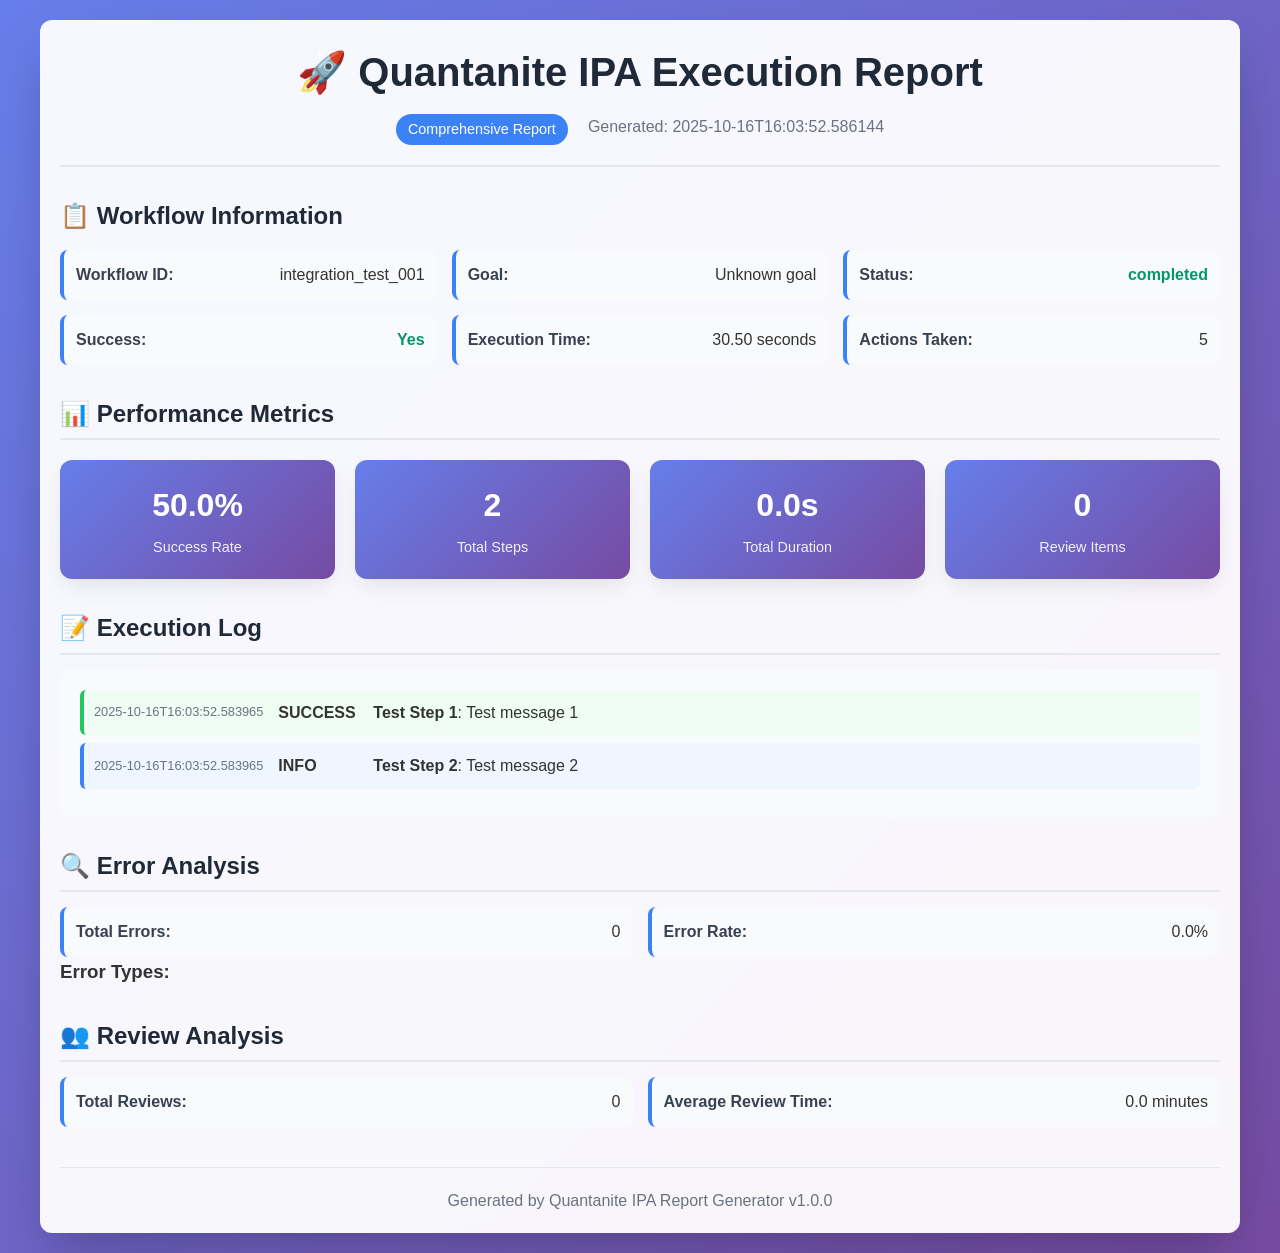
<file: reports/html/report_integration_test_001_comprehensive_20251016_160352.html>
<!DOCTYPE html>
<html lang="en">
<head>
    <meta charset="UTF-8">
    <meta name="viewport" content="width=device-width, initial-scale=1.0">
    <title>Quantanite IPA - Comprehensive Report</title>
    <style>
        
        * {
            margin: 0;
            padding: 0;
            box-sizing: border-box;
        }
        
        body {
            font-family: 'Segoe UI', Tahoma, Geneva, Verdana, sans-serif;
            line-height: 1.6;
            color: #333;
            background: linear-gradient(135deg, #667eea 0%, #764ba2 100%);
            min-height: 100vh;
        }
        
        .container {
            max-width: 1200px;
            margin: 0 auto;
            padding: 20px;
            background: rgba(255, 255, 255, 0.95);
            backdrop-filter: blur(10px);
            border-radius: 12px;
            box-shadow: 0 25px 50px -12px rgba(0, 0, 0, 0.25);
            margin-top: 20px;
            margin-bottom: 20px;
        }
        
        .report-header {
            text-align: center;
            margin-bottom: 30px;
            padding-bottom: 20px;
            border-bottom: 2px solid #e5e7eb;
        }
        
        .report-header h1 {
            color: #1f2937;
            font-size: 2.5rem;
            margin-bottom: 10px;
        }
        
        .report-meta {
            display: flex;
            justify-content: center;
            gap: 20px;
            color: #6b7280;
        }
        
        .report-type {
            background: #3b82f6;
            color: white;
            padding: 4px 12px;
            border-radius: 20px;
            font-size: 0.9rem;
        }
        
        .workflow-info {
            margin-bottom: 30px;
        }
        
        .workflow-info h2 {
            color: #1f2937;
            margin-bottom: 15px;
            font-size: 1.5rem;
        }
        
        .info-grid {
            display: grid;
            grid-template-columns: repeat(auto-fit, minmax(300px, 1fr));
            gap: 15px;
        }
        
        .info-item {
            display: flex;
            justify-content: space-between;
            padding: 12px;
            background: #f9fafb;
            border-radius: 8px;
            border-left: 4px solid #3b82f6;
        }
        
        .info-item label {
            font-weight: 600;
            color: #374151;
        }
        
        .status.completed {
            color: #059669;
            font-weight: 600;
        }
        
        .status.failed {
            color: #dc2626;
            font-weight: 600;
        }
        
        .status.running {
            color: #d97706;
            font-weight: 600;
        }
        
        .success.yes {
            color: #059669;
            font-weight: 600;
        }
        
        .success.no {
            color: #dc2626;
            font-weight: 600;
        }
        
        .metrics-grid {
            display: grid;
            grid-template-columns: repeat(auto-fit, minmax(200px, 1fr));
            gap: 20px;
            margin: 20px 0;
        }
        
        .metric-card {
            background: linear-gradient(135deg, #667eea 0%, #764ba2 100%);
            color: white;
            padding: 20px;
            border-radius: 12px;
            text-align: center;
            box-shadow: 0 10px 25px -5px rgba(0, 0, 0, 0.1);
        }
        
        .metric-value {
            font-size: 2rem;
            font-weight: bold;
            margin-bottom: 5px;
        }
        
        .metric-label {
            font-size: 0.9rem;
            opacity: 0.9;
        }
        
        .section {
            margin-bottom: 30px;
        }
        
        .section h2 {
            color: #1f2937;
            margin-bottom: 15px;
            font-size: 1.5rem;
            border-bottom: 2px solid #e5e7eb;
            padding-bottom: 5px;
        }
        
        .execution-log {
            background: #f9fafb;
            border-radius: 8px;
            padding: 20px;
        }
        
        .log-entry {
            display: flex;
            align-items: center;
            padding: 10px;
            margin-bottom: 8px;
            border-radius: 6px;
            border-left: 4px solid #e5e7eb;
        }
        
        .log-entry.success {
            background: #f0fdf4;
            border-left-color: #22c55e;
        }
        
        .log-entry.error {
            background: #fef2f2;
            border-left-color: #ef4444;
        }
        
        .log-entry.warning {
            background: #fffbeb;
            border-left-color: #f59e0b;
        }
        
        .log-entry.info {
            background: #eff6ff;
            border-left-color: #3b82f6;
        }
        
        .log-timestamp {
            font-size: 0.8rem;
            color: #6b7280;
            margin-right: 15px;
            min-width: 120px;
        }
        
        .log-status {
            font-weight: 600;
            margin-right: 15px;
            min-width: 80px;
        }
        
        .log-message {
            flex: 1;
        }
        
        .insights-list {
            list-style: none;
        }
        
        .insights-list li {
            padding: 10px;
            margin-bottom: 8px;
            background: #f9fafb;
            border-radius: 6px;
            border-left: 4px solid #3b82f6;
        }
        
        .report-footer {
            text-align: center;
            margin-top: 40px;
            padding-top: 20px;
            border-top: 1px solid #e5e7eb;
            color: #6b7280;
        }
        
        @media (max-width: 768px) {
            .container {
                margin: 10px;
                padding: 15px;
            }
            
            .info-grid {
                grid-template-columns: 1fr;
            }
            
            .metrics-grid {
                grid-template-columns: repeat(auto-fit, minmax(150px, 1fr));
            }
        }
        
    </style>
</head>
<body>
    <div class="container">
        <header class="report-header">
            <h1>🚀 Quantanite IPA Execution Report</h1>
            <div class="report-meta">
                <span class="report-type">Comprehensive Report</span>
                <span class="generated-at">Generated: 2025-10-16T16:03:52.586144</span>
            </div>
        </header>
        
        <div class="workflow-info">
            <h2>📋 Workflow Information</h2>
            <div class="info-grid">
                <div class="info-item">
                    <label>Workflow ID:</label>
                    <span>integration_test_001</span>
                </div>
                <div class="info-item">
                    <label>Goal:</label>
                    <span>Unknown goal</span>
                </div>
                <div class="info-item">
                    <label>Status:</label>
                    <span class="status completed">completed</span>
                </div>
                <div class="info-item">
                    <label>Success:</label>
                    <span class="success yes">Yes</span>
                </div>
                <div class="info-item">
                    <label>Execution Time:</label>
                    <span>30.50 seconds</span>
                </div>
                <div class="info-item">
                    <label>Actions Taken:</label>
                    <span>5</span>
                </div>
            </div>
        </div>
        
        
        <div class="section">
            <h2>📊 Performance Metrics</h2>
            <div class="metrics-grid">
                <div class="metric-card">
                    <div class="metric-value">50.0%</div>
                    <div class="metric-label">Success Rate</div>
                </div>
                <div class="metric-card">
                    <div class="metric-value">2</div>
                    <div class="metric-label">Total Steps</div>
                </div>
                <div class="metric-card">
                    <div class="metric-value">0.0s</div>
                    <div class="metric-label">Total Duration</div>
                </div>
                <div class="metric-card">
                    <div class="metric-value">0</div>
                    <div class="metric-label">Review Items</div>
                </div>
            </div>
        </div>
        

        <div class="section">
            <h2>📝 Execution Log</h2>
            <div class="execution-log">
                
            <div class="log-entry success">
                <div class="log-timestamp">2025-10-16T16:03:52.583965</div>
                <div class="log-status">SUCCESS</div>
                <div class="log-message">
                    <strong>Test Step 1</strong>: Test message 1
                </div>
            </div>
            
            <div class="log-entry info">
                <div class="log-timestamp">2025-10-16T16:03:52.583965</div>
                <div class="log-status">INFO</div>
                <div class="log-message">
                    <strong>Test Step 2</strong>: Test message 2
                </div>
            </div>
            
            </div>
        </div>
        

        <div class="section">
            <h2>🔍 Error Analysis</h2>
            <div class="info-grid">
                <div class="info-item">
                    <label>Total Errors:</label>
                    <span>0</span>
                </div>
                <div class="info-item">
                    <label>Error Rate:</label>
                    <span>0.0%</span>
                </div>
            </div>
            <h3>Error Types:</h3>
            <ul class="insights-list">
                
            </ul>
        </div>
        

        <div class="section">
            <h2>👥 Review Analysis</h2>
            <div class="info-grid">
                <div class="info-item">
                    <label>Total Reviews:</label>
                    <span>0</span>
                </div>
                <div class="info-item">
                    <label>Average Review Time:</label>
                    <span>0.0 minutes</span>
                </div>
            </div>
        </div>
        
        
        <footer class="report-footer">
            <p>Generated by Quantanite IPA Report Generator v1.0.0</p>
        </footer>
    </div>
</body>
</html>
</file>
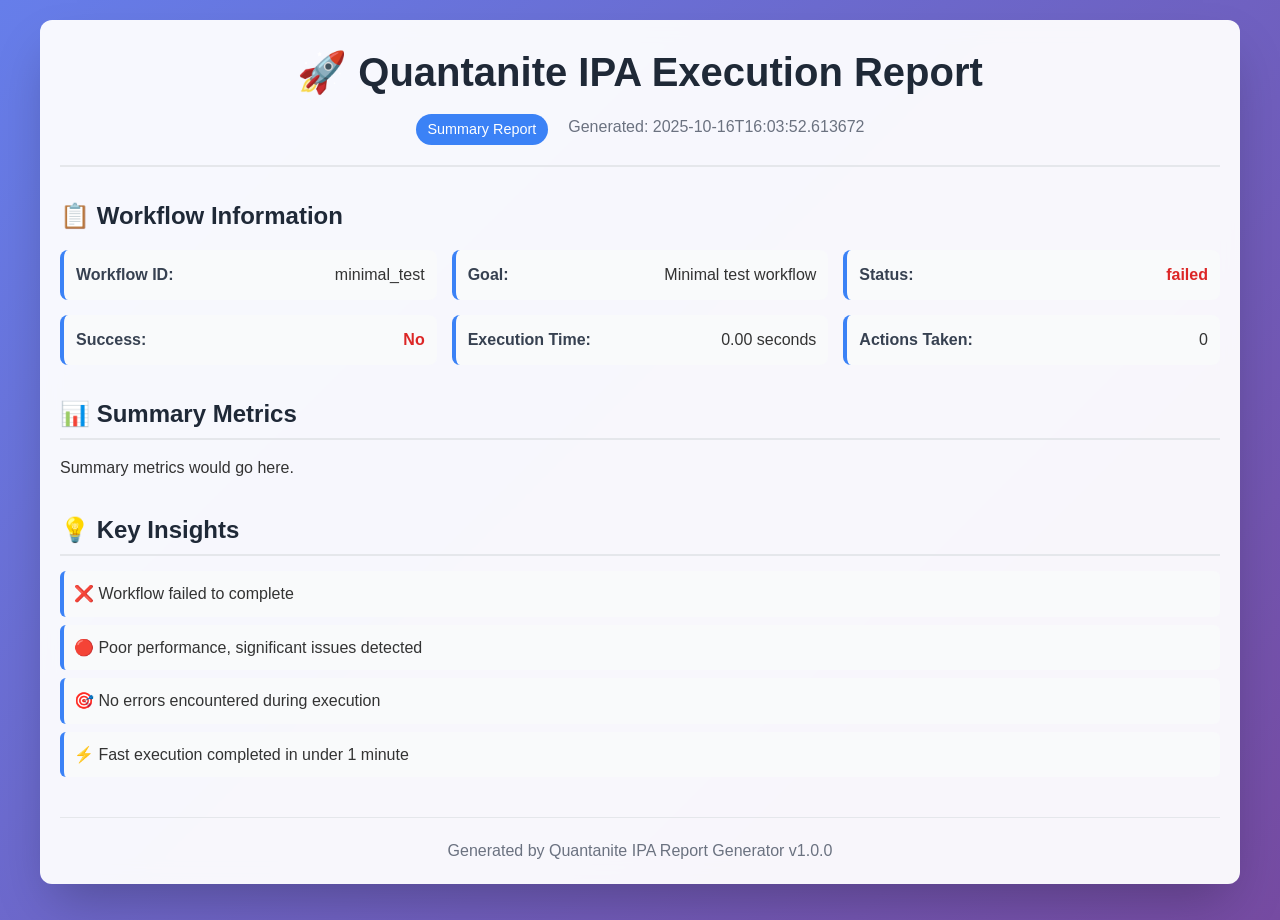
<file: reports/html/report_minimal_test_summary_20251016_160352.html>
<!DOCTYPE html>
<html lang="en">
<head>
    <meta charset="UTF-8">
    <meta name="viewport" content="width=device-width, initial-scale=1.0">
    <title>Quantanite IPA - Summary Report</title>
    <style>
        
        * {
            margin: 0;
            padding: 0;
            box-sizing: border-box;
        }
        
        body {
            font-family: 'Segoe UI', Tahoma, Geneva, Verdana, sans-serif;
            line-height: 1.6;
            color: #333;
            background: linear-gradient(135deg, #667eea 0%, #764ba2 100%);
            min-height: 100vh;
        }
        
        .container {
            max-width: 1200px;
            margin: 0 auto;
            padding: 20px;
            background: rgba(255, 255, 255, 0.95);
            backdrop-filter: blur(10px);
            border-radius: 12px;
            box-shadow: 0 25px 50px -12px rgba(0, 0, 0, 0.25);
            margin-top: 20px;
            margin-bottom: 20px;
        }
        
        .report-header {
            text-align: center;
            margin-bottom: 30px;
            padding-bottom: 20px;
            border-bottom: 2px solid #e5e7eb;
        }
        
        .report-header h1 {
            color: #1f2937;
            font-size: 2.5rem;
            margin-bottom: 10px;
        }
        
        .report-meta {
            display: flex;
            justify-content: center;
            gap: 20px;
            color: #6b7280;
        }
        
        .report-type {
            background: #3b82f6;
            color: white;
            padding: 4px 12px;
            border-radius: 20px;
            font-size: 0.9rem;
        }
        
        .workflow-info {
            margin-bottom: 30px;
        }
        
        .workflow-info h2 {
            color: #1f2937;
            margin-bottom: 15px;
            font-size: 1.5rem;
        }
        
        .info-grid {
            display: grid;
            grid-template-columns: repeat(auto-fit, minmax(300px, 1fr));
            gap: 15px;
        }
        
        .info-item {
            display: flex;
            justify-content: space-between;
            padding: 12px;
            background: #f9fafb;
            border-radius: 8px;
            border-left: 4px solid #3b82f6;
        }
        
        .info-item label {
            font-weight: 600;
            color: #374151;
        }
        
        .status.completed {
            color: #059669;
            font-weight: 600;
        }
        
        .status.failed {
            color: #dc2626;
            font-weight: 600;
        }
        
        .status.running {
            color: #d97706;
            font-weight: 600;
        }
        
        .success.yes {
            color: #059669;
            font-weight: 600;
        }
        
        .success.no {
            color: #dc2626;
            font-weight: 600;
        }
        
        .metrics-grid {
            display: grid;
            grid-template-columns: repeat(auto-fit, minmax(200px, 1fr));
            gap: 20px;
            margin: 20px 0;
        }
        
        .metric-card {
            background: linear-gradient(135deg, #667eea 0%, #764ba2 100%);
            color: white;
            padding: 20px;
            border-radius: 12px;
            text-align: center;
            box-shadow: 0 10px 25px -5px rgba(0, 0, 0, 0.1);
        }
        
        .metric-value {
            font-size: 2rem;
            font-weight: bold;
            margin-bottom: 5px;
        }
        
        .metric-label {
            font-size: 0.9rem;
            opacity: 0.9;
        }
        
        .section {
            margin-bottom: 30px;
        }
        
        .section h2 {
            color: #1f2937;
            margin-bottom: 15px;
            font-size: 1.5rem;
            border-bottom: 2px solid #e5e7eb;
            padding-bottom: 5px;
        }
        
        .execution-log {
            background: #f9fafb;
            border-radius: 8px;
            padding: 20px;
        }
        
        .log-entry {
            display: flex;
            align-items: center;
            padding: 10px;
            margin-bottom: 8px;
            border-radius: 6px;
            border-left: 4px solid #e5e7eb;
        }
        
        .log-entry.success {
            background: #f0fdf4;
            border-left-color: #22c55e;
        }
        
        .log-entry.error {
            background: #fef2f2;
            border-left-color: #ef4444;
        }
        
        .log-entry.warning {
            background: #fffbeb;
            border-left-color: #f59e0b;
        }
        
        .log-entry.info {
            background: #eff6ff;
            border-left-color: #3b82f6;
        }
        
        .log-timestamp {
            font-size: 0.8rem;
            color: #6b7280;
            margin-right: 15px;
            min-width: 120px;
        }
        
        .log-status {
            font-weight: 600;
            margin-right: 15px;
            min-width: 80px;
        }
        
        .log-message {
            flex: 1;
        }
        
        .insights-list {
            list-style: none;
        }
        
        .insights-list li {
            padding: 10px;
            margin-bottom: 8px;
            background: #f9fafb;
            border-radius: 6px;
            border-left: 4px solid #3b82f6;
        }
        
        .report-footer {
            text-align: center;
            margin-top: 40px;
            padding-top: 20px;
            border-top: 1px solid #e5e7eb;
            color: #6b7280;
        }
        
        @media (max-width: 768px) {
            .container {
                margin: 10px;
                padding: 15px;
            }
            
            .info-grid {
                grid-template-columns: 1fr;
            }
            
            .metrics-grid {
                grid-template-columns: repeat(auto-fit, minmax(150px, 1fr));
            }
        }
        
    </style>
</head>
<body>
    <div class="container">
        <header class="report-header">
            <h1>🚀 Quantanite IPA Execution Report</h1>
            <div class="report-meta">
                <span class="report-type">Summary Report</span>
                <span class="generated-at">Generated: 2025-10-16T16:03:52.613672</span>
            </div>
        </header>
        
        <div class="workflow-info">
            <h2>📋 Workflow Information</h2>
            <div class="info-grid">
                <div class="info-item">
                    <label>Workflow ID:</label>
                    <span>minimal_test</span>
                </div>
                <div class="info-item">
                    <label>Goal:</label>
                    <span>Minimal test workflow</span>
                </div>
                <div class="info-item">
                    <label>Status:</label>
                    <span class="status failed">failed</span>
                </div>
                <div class="info-item">
                    <label>Success:</label>
                    <span class="success no">No</span>
                </div>
                <div class="info-item">
                    <label>Execution Time:</label>
                    <span>0.00 seconds</span>
                </div>
                <div class="info-item">
                    <label>Actions Taken:</label>
                    <span>0</span>
                </div>
            </div>
        </div>
        
        <div class="section"><h2>📊 Summary Metrics</h2><p>Summary metrics would go here.</p></div>

        <div class="section">
            <h2>💡 Key Insights</h2>
            <ul class="insights-list">
                <li>❌ Workflow failed to complete</li><li>🔴 Poor performance, significant issues detected</li><li>🎯 No errors encountered during execution</li><li>⚡ Fast execution completed in under 1 minute</li>
            </ul>
        </div>
        
        
        <footer class="report-footer">
            <p>Generated by Quantanite IPA Report Generator v1.0.0</p>
        </footer>
    </div>
</body>
</html>
</file>
